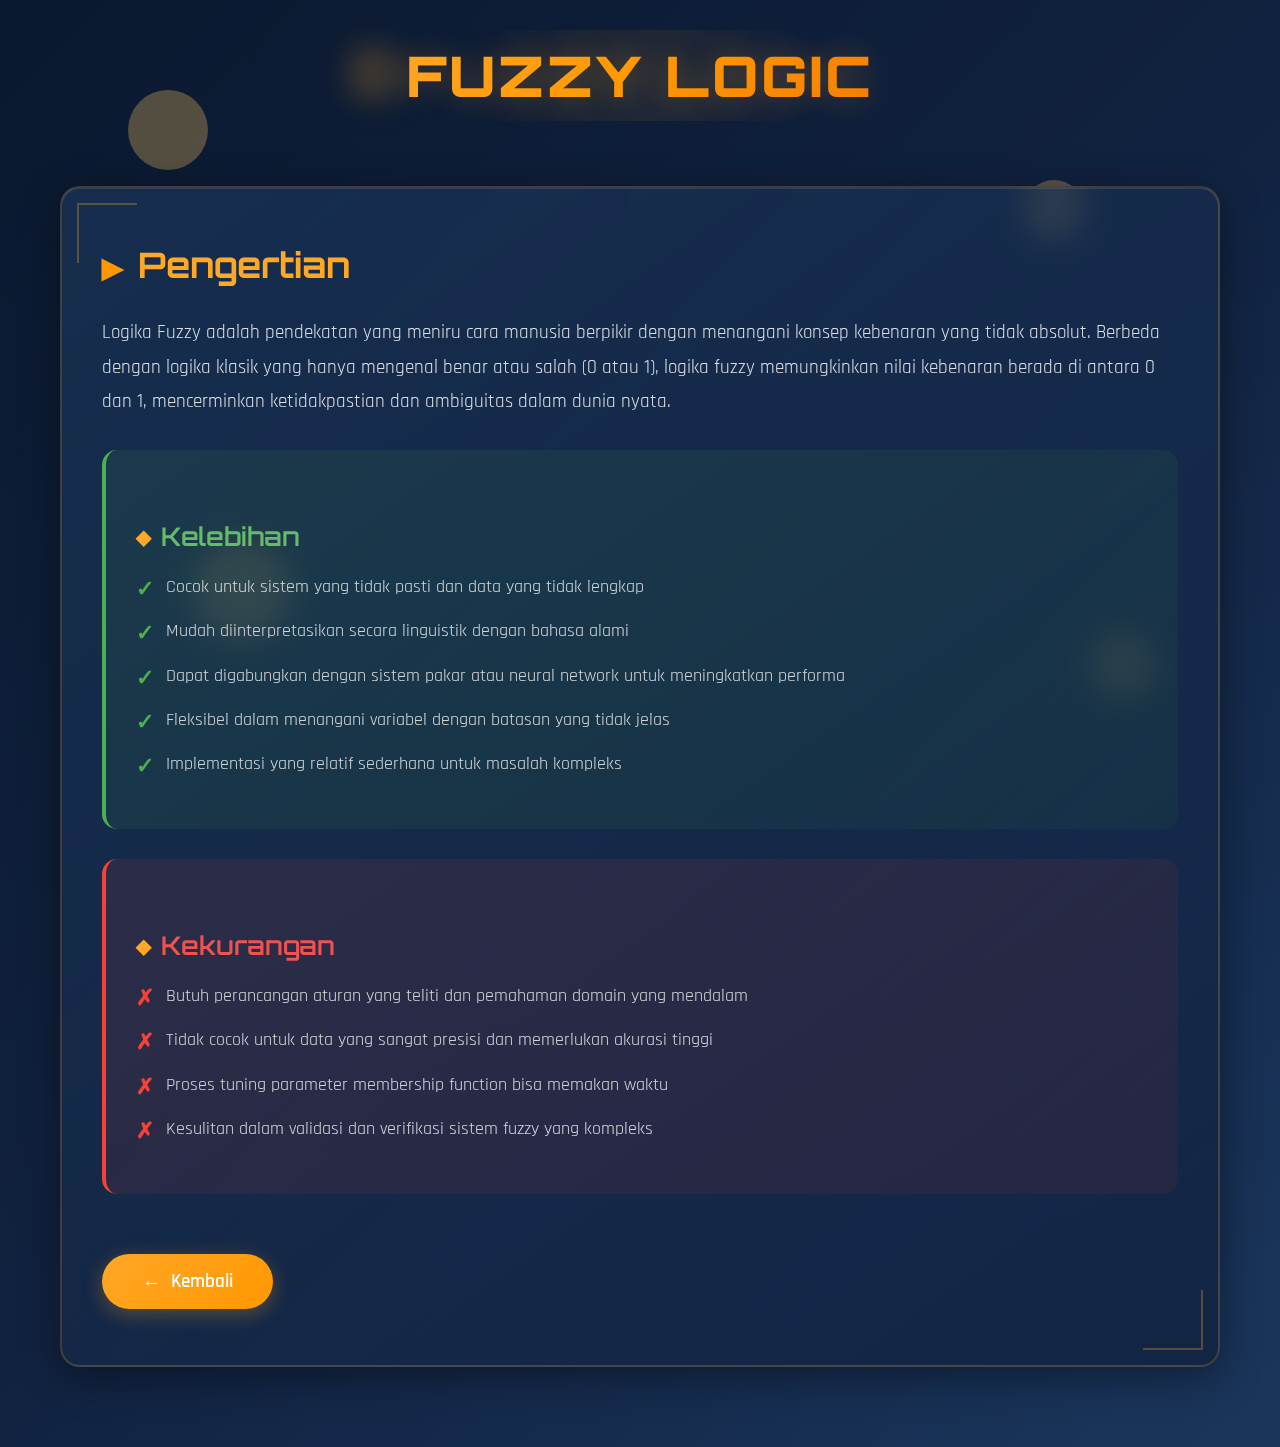
<file: templates/fuzzy.html>
<!DOCTYPE html>
<html lang="id">
<head>
    <meta charset="UTF-8">
    <meta name="viewport" content="width=device-width, initial-scale=1.0">
    <title>Fuzzy Logic - AI Portfolio</title>
    <link rel="preconnect" href="https://fonts.googleapis.com">
    <link rel="preconnect" href="https://fonts.gstatic.com" crossorigin>
    <link href="https://fonts.googleapis.com/css2?family=Orbitron:wght@400;700;900&family=Rajdhani:wght@300;400;600;700&display=swap" rel="stylesheet">
    <style>
        * {
            margin: 0;
            padding: 0;
            box-sizing: border-box;
        }

        body {
            font-family: 'Rajdhani', sans-serif;
            background: linear-gradient(135deg, #0a192f 0%, #112240 50%, #1a365d 100%);
            min-height: 100vh;
            overflow-x: hidden;
            position: relative;
            color: white;
        }

        .particles {
            position: fixed;
            top: 0;
            left: 0;
            width: 100%;
            height: 100%;
            z-index: 0;
            pointer-events: none;
        }

        .particle {
            position: absolute;
            background: rgba(255, 200, 100, 0.3);
            border-radius: 50%;
            animation: float 15s infinite ease-in-out;
        }

        .particle:nth-child(1) { width: 80px; height: 80px; top: 10%; left: 10%; animation-delay: 0s; }
        .particle:nth-child(2) { width: 60px; height: 60px; top: 20%; left: 80%; animation-delay: 2s; }
        .particle:nth-child(3) { width: 100px; height: 100px; top: 60%; left: 15%; animation-delay: 4s; }
        .particle:nth-child(4) { width: 70px; height: 70px; top: 70%; left: 85%; animation-delay: 6s; }

        @keyframes float {
            0%, 100% { transform: translateY(0) rotate(0deg); opacity: 0.3; }
            50% { transform: translateY(-30px) rotate(180deg); opacity: 0.6; }
        }

        .circuit-lines {
            position: fixed;
            top: 0;
            left: 0;
            width: 100%;
            height: 100%;
            z-index: 0;
            opacity: 0.05;
            pointer-events: none;
        }

        .circuit-lines svg {
            width: 100%;
            height: 100%;
        }

        .main-wrapper {
            position: relative;
            z-index: 1;
            max-width: 1200px;
            margin: 0 auto;
            padding: 40px 20px;
        }

        header {
            text-align: center;
            margin-bottom: 60px;
            animation: fadeInDown 1s ease;
        }

        header h1 {
            font-family: 'Orbitron', sans-serif;
            font-size: 3.5em;
            font-weight: 900;
            background: linear-gradient(135deg, #ffa726 0%, #ff9800 50%, #f57c00 100%);
            -webkit-background-clip: text;
            -webkit-text-fill-color: transparent;
            background-clip: text;
            margin-bottom: 15px;
            text-shadow: 0 0 30px rgba(255, 167, 38, 0.3);
            letter-spacing: 3px;
            position: relative;
            display: inline-block;
        }

        header h1::before {
            content: '🧮';
            position: absolute;
            left: -60px;
            font-size: 0.8em;
            filter: drop-shadow(0 5px 10px rgba(255, 167, 38, 0.5));
        }

        header h1::after {
            content: '';
            position: absolute;
            top: -10px;
            left: -10px;
            right: -10px;
            bottom: -10px;
            background: radial-gradient(circle, rgba(255, 167, 38, 0.1) 0%, transparent 70%);
            z-index: -1;
            animation: pulse 3s infinite;
        }

        @keyframes pulse {
            0%, 100% { transform: scale(1); opacity: 0.5; }
            50% { transform: scale(1.1); opacity: 0.8; }
        }

        .content-card {
            background: linear-gradient(145deg, rgba(30, 58, 95, 0.6) 0%, rgba(17, 34, 64, 0.8) 100%);
            backdrop-filter: blur(15px);
            border: 2px solid rgba(255, 167, 38, 0.2);
            border-radius: 20px;
            padding: 50px 40px;
            margin-bottom: 40px;
            box-shadow: 
                0 10px 40px rgba(0, 0, 0, 0.4),
                inset 0 1px 0 rgba(255, 255, 255, 0.1);
            position: relative;
            overflow: hidden;
            animation: fadeInUp 0.8s ease;
        }

        .content-card::before {
            content: '';
            position: absolute;
            top: 0;
            left: -100%;
            width: 100%;
            height: 100%;
            background: linear-gradient(90deg, transparent, rgba(255, 167, 38, 0.1), transparent);
            animation: shimmer 3s infinite;
        }

        @keyframes shimmer {
            0% { left: -100%; }
            100% { left: 100%; }
        }

        h2 {
            font-family: 'Orbitron', sans-serif;
            font-size: 2.2em;
            color: #ffa726;
            margin-bottom: 25px;
            font-weight: 700;
            display: flex;
            align-items: center;
            gap: 15px;
        }

        h2::before {
            content: '▸';
            color: #ff9800;
            font-size: 1.2em;
        }

        h3 {
            font-family: 'Orbitron', sans-serif;
            font-size: 1.6em;
            color: #ffb74d;
            margin-top: 40px;
            margin-bottom: 20px;
            font-weight: 600;
            display: flex;
            align-items: center;
            gap: 10px;
        }

        h3::before {
            content: '◆';
            color: #ffa726;
            font-size: 0.8em;
        }

        p {
            font-size: 1.2em;
            line-height: 1.8;
            color: rgba(255, 255, 255, 0.85);
            margin-bottom: 20px;
            font-weight: 400;
        }

        ul {
            list-style: none;
            margin: 20px 0;
        }

        ul li {
            font-size: 1.15em;
            color: rgba(255, 255, 255, 0.8);
            margin-bottom: 15px;
            padding-left: 30px;
            position: relative;
            line-height: 1.6;
        }

        ul li::before {
            content: '✓';
            position: absolute;
            left: 0;
            color: #ffa726;
            font-weight: bold;
            font-size: 1.2em;
        }

        .advantages-section {
            background: linear-gradient(145deg, rgba(76, 175, 80, 0.1) 0%, rgba(46, 125, 50, 0.1) 100%);
            border-left: 4px solid #4caf50;
            padding: 30px;
            border-radius: 15px;
            margin: 30px 0;
        }

        .disadvantages-section {
            background: linear-gradient(145deg, rgba(244, 67, 54, 0.1) 0%, rgba(198, 40, 40, 0.1) 100%);
            border-left: 4px solid #f44336;
            padding: 30px;
            border-radius: 15px;
            margin: 30px 0;
        }

        .advantages-section h3 {
            color: #66bb6a;
        }

        .disadvantages-section h3 {
            color: #ef5350;
        }

        .advantages-section ul li::before {
            content: '✓';
            color: #4caf50;
        }

        .disadvantages-section ul li::before {
            content: '✗';
            color: #f44336;
        }

        .back-button {
            display: inline-block;
            background: linear-gradient(135deg, #ffa726 0%, #ff9800 100%);
            color: white;
            padding: 15px 40px;
            border-radius: 30px;
            text-decoration: none;
            font-size: 1.2em;
            font-weight: 600;
            transition: all 0.3s ease;
            box-shadow: 0 5px 20px rgba(255, 167, 38, 0.3);
            position: relative;
            overflow: hidden;
            margin-top: 30px;
        }

        .back-button::before {
            content: '← ';
            margin-right: 5px;
        }

        .back-button:hover {
            transform: translateY(-3px) scale(1.05);
            box-shadow: 0 8px 30px rgba(255, 167, 38, 0.5);
        }

        .deco-corner {
            position: absolute;
            width: 60px;
            height: 60px;
            border: 2px solid rgba(255, 167, 38, 0.3);
        }

        .deco-corner.top-left {
            top: 15px;
            left: 15px;
            border-right: none;
            border-bottom: none;
        }

        .deco-corner.bottom-right {
            bottom: 15px;
            right: 15px;
            border-left: none;
            border-top: none;
        }

        @keyframes fadeInDown {
            from {
                opacity: 0;
                transform: translateY(-30px);
            }
            to {
                opacity: 1;
                transform: translateY(0);
            }
        }

        @keyframes fadeInUp {
            from {
                opacity: 0;
                transform: translateY(30px);
            }
            to {
                opacity: 1;
                transform: translateY(0);
            }
        }

        @media (max-width: 768px) {
            header h1 {
                font-size: 2.5em;
            }

            h2 {
                font-size: 1.8em;
            }

            .content-card {
                padding: 30px 20px;
            }
        }
    </style>
</head>
<body>
    <div class="particles">
        <div class="particle"></div>
        <div class="particle"></div>
        <div class="particle"></div>
        <div class="particle"></div>
    </div>

    <div class="circuit-lines">
        <svg viewBox="0 0 1000 1000" preserveAspectRatio="xMidYMid slice">
            <line x1="0" y1="100" x2="1000" y2="100" stroke="rgba(255, 167, 38, 0.1)" stroke-width="2"/>
            <line x1="0" y1="300" x2="1000" y2="300" stroke="rgba(255, 167, 38, 0.1)" stroke-width="2"/>
            <line x1="0" y1="500" x2="1000" y2="500" stroke="rgba(255, 167, 38, 0.1)" stroke-width="2"/>
            <line x1="200" y1="0" x2="200" y2="1000" stroke="rgba(255, 167, 38, 0.1)" stroke-width="2"/>
            <line x1="500" y1="0" x2="500" y2="1000" stroke="rgba(255, 167, 38, 0.1)" stroke-width="2"/>
            <line x1="800" y1="0" x2="800" y2="1000" stroke="rgba(255, 167, 38, 0.1)" stroke-width="2"/>
            <circle cx="200" cy="100" r="5" fill="rgba(255, 167, 38, 0.3)"/>
            <circle cx="500" cy="300" r="5" fill="rgba(255, 167, 38, 0.3)"/>
            <circle cx="800" cy="500" r="5" fill="rgba(255, 167, 38, 0.3)"/>
        </svg>
    </div>

    <div class="main-wrapper">
        <header>
            <h1>FUZZY LOGIC</h1>
        </header>

        <div class="content-card">
            <div class="deco-corner top-left"></div>
            <div class="deco-corner bottom-right"></div>
            
            <h2>Pengertian</h2>
            <p>Logika Fuzzy adalah pendekatan yang meniru cara manusia berpikir dengan menangani konsep kebenaran yang tidak absolut. Berbeda dengan logika klasik yang hanya mengenal benar atau salah (0 atau 1), logika fuzzy memungkinkan nilai kebenaran berada di antara 0 dan 1, mencerminkan ketidakpastian dan ambiguitas dalam dunia nyata.</p>

            <div class="advantages-section">
                <h3>Kelebihan</h3>
                <ul>
                    <li>Cocok untuk sistem yang tidak pasti dan data yang tidak lengkap</li>
                    <li>Mudah diinterpretasikan secara linguistik dengan bahasa alami</li>
                    <li>Dapat digabungkan dengan sistem pakar atau neural network untuk meningkatkan performa</li>
                    <li>Fleksibel dalam menangani variabel dengan batasan yang tidak jelas</li>
                    <li>Implementasi yang relatif sederhana untuk masalah kompleks</li>
                </ul>
            </div>

            <div class="disadvantages-section">
                <h3>Kekurangan</h3>
                <ul>
                    <li>Butuh perancangan aturan yang teliti dan pemahaman domain yang mendalam</li>
                    <li>Tidak cocok untuk data yang sangat presisi dan memerlukan akurasi tinggi</li>
                    <li>Proses tuning parameter membership function bisa memakan waktu</li>
                    <li>Kesulitan dalam validasi dan verifikasi sistem fuzzy yang kompleks</li>
                </ul>
            </div>

            <a href="{{ url_for('tugas1') }}" class="back-button">Kembali</a>
        </div>
    </div>
</body>
</html>
</file>
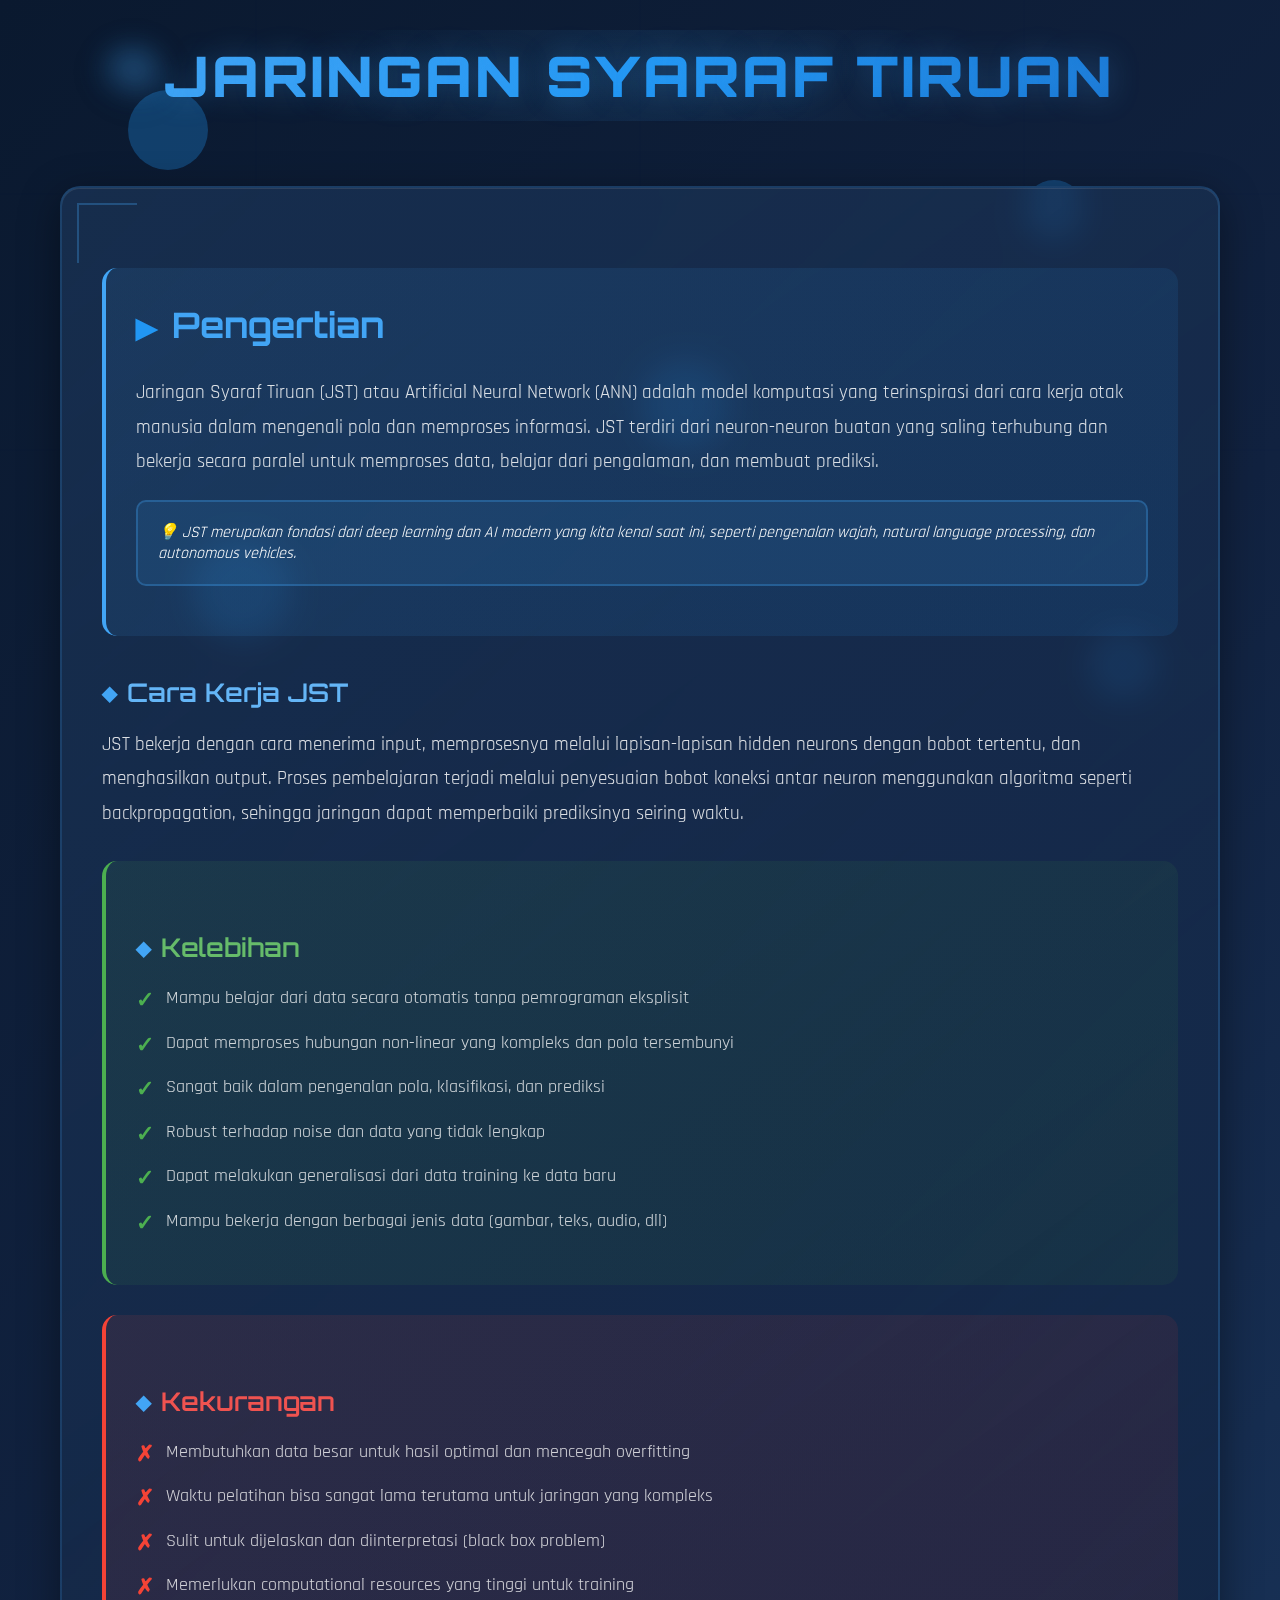
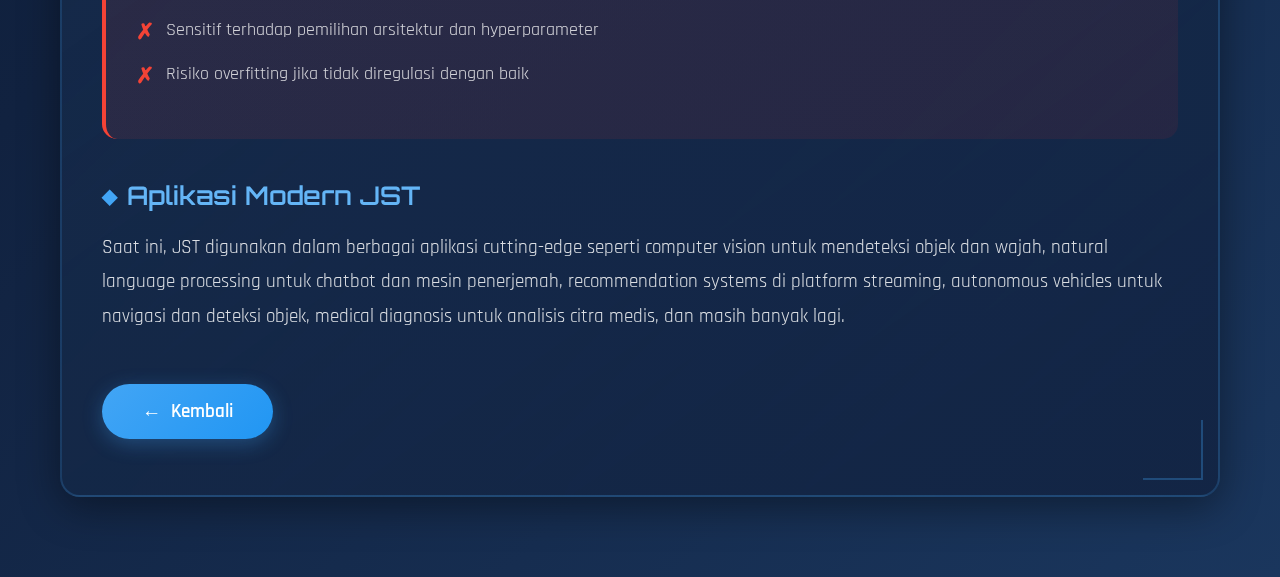
<file: templates/jst.html>
<!DOCTYPE html>
<html lang="id">
<head>
    <meta charset="UTF-8">
    <meta name="viewport" content="width=device-width, initial-scale=1.0">
    <title>Jaringan Syaraf Tiruan - AI Portfolio</title>
    <link rel="preconnect" href="https://fonts.googleapis.com">
    <link rel="preconnect" href="https://fonts.gstatic.com" crossorigin>
    <link href="https://fonts.googleapis.com/css2?family=Orbitron:wght@400;700;900&family=Rajdhani:wght@300;400;600;700&display=swap" rel="stylesheet">
    <style>
        * {
            margin: 0;
            padding: 0;
            box-sizing: border-box;
        }

        body {
            font-family: 'Rajdhani', sans-serif;
            background: linear-gradient(135deg, #0a192f 0%, #112240 50%, #1a365d 100%);
            min-height: 100vh;
            overflow-x: hidden;
            position: relative;
            color: white;
        }

        .particles {
            position: fixed;
            top: 0;
            left: 0;
            width: 100%;
            height: 100%;
            z-index: 0;
            pointer-events: none;
        }

        .particle {
            position: absolute;
            background: rgba(33, 150, 243, 0.3);
            border-radius: 50%;
            animation: float 15s infinite ease-in-out;
        }

        .particle:nth-child(1) { width: 80px; height: 80px; top: 10%; left: 10%; animation-delay: 0s; }
        .particle:nth-child(2) { width: 60px; height: 60px; top: 20%; left: 80%; animation-delay: 2s; }
        .particle:nth-child(3) { width: 100px; height: 100px; top: 60%; left: 15%; animation-delay: 4s; }
        .particle:nth-child(4) { width: 70px; height: 70px; top: 70%; left: 85%; animation-delay: 6s; }
        .particle:nth-child(5) { width: 90px; height: 90px; top: 40%; left: 50%; animation-delay: 3s; }

        @keyframes float {
            0%, 100% { transform: translateY(0) rotate(0deg); opacity: 0.3; }
            50% { transform: translateY(-30px) rotate(180deg); opacity: 0.6; }
        }

        .circuit-lines {
            position: fixed;
            top: 0;
            left: 0;
            width: 100%;
            height: 100%;
            z-index: 0;
            opacity: 0.05;
            pointer-events: none;
        }

        .circuit-lines svg {
            width: 100%;
            height: 100%;
        }

        .main-wrapper {
            position: relative;
            z-index: 1;
            max-width: 1200px;
            margin: 0 auto;
            padding: 40px 20px;
        }

        header {
            text-align: center;
            margin-bottom: 60px;
            animation: fadeInDown 1s ease;
        }

        header h1 {
            font-family: 'Orbitron', sans-serif;
            font-size: 3.5em;
            font-weight: 900;
            background: linear-gradient(135deg, #42a5f5 0%, #2196f3 50%, #1976d2 100%);
            -webkit-background-clip: text;
            -webkit-text-fill-color: transparent;
            background-clip: text;
            margin-bottom: 15px;
            text-shadow: 0 0 30px rgba(66, 165, 245, 0.3);
            letter-spacing: 3px;
            position: relative;
            display: inline-block;
        }

        header h1::before {
            content: '🧠';
            position: absolute;
            left: -60px;
            font-size: 0.8em;
            filter: drop-shadow(0 5px 10px rgba(66, 165, 245, 0.5));
        }

        header h1::after {
            content: '';
            position: absolute;
            top: -10px;
            left: -10px;
            right: -10px;
            bottom: -10px;
            background: radial-gradient(circle, rgba(66, 165, 245, 0.1) 0%, transparent 70%);
            z-index: -1;
            animation: pulse 3s infinite;
        }

        @keyframes pulse {
            0%, 100% { transform: scale(1); opacity: 0.5; }
            50% { transform: scale(1.1); opacity: 0.8; }
        }

        .content-card {
            background: linear-gradient(145deg, rgba(30, 58, 95, 0.6) 0%, rgba(17, 34, 64, 0.8) 100%);
            backdrop-filter: blur(15px);
            border: 2px solid rgba(66, 165, 245, 0.2);
            border-radius: 20px;
            padding: 50px 40px;
            margin-bottom: 40px;
            box-shadow: 
                0 10px 40px rgba(0, 0, 0, 0.4),
                inset 0 1px 0 rgba(255, 255, 255, 0.1);
            position: relative;
            overflow: hidden;
            animation: fadeInUp 0.8s ease;
        }

        .content-card::before {
            content: '';
            position: absolute;
            top: 0;
            left: -100%;
            width: 100%;
            height: 100%;
            background: linear-gradient(90deg, transparent, rgba(66, 165, 245, 0.1), transparent);
            animation: shimmer 3s infinite;
        }

        @keyframes shimmer {
            0% { left: -100%; }
            100% { left: 100%; }
        }

        h2 {
            font-family: 'Orbitron', sans-serif;
            font-size: 2.2em;
            color: #42a5f5;
            margin-bottom: 25px;
            font-weight: 700;
            display: flex;
            align-items: center;
            gap: 15px;
        }

        h2::before {
            content: '▸';
            color: #2196f3;
            font-size: 1.2em;
        }

        h3 {
            font-family: 'Orbitron', sans-serif;
            font-size: 1.6em;
            color: #64b5f6;
            margin-top: 40px;
            margin-bottom: 20px;
            font-weight: 600;
            display: flex;
            align-items: center;
            gap: 10px;
        }

        h3::before {
            content: '◆';
            color: #42a5f5;
            font-size: 0.8em;
        }

        p {
            font-size: 1.2em;
            line-height: 1.8;
            color: rgba(255, 255, 255, 0.85);
            margin-bottom: 20px;
            font-weight: 400;
        }

        ul {
            list-style: none;
            margin: 20px 0;
        }

        ul li {
            font-size: 1.15em;
            color: rgba(255, 255, 255, 0.8);
            margin-bottom: 15px;
            padding-left: 30px;
            position: relative;
            line-height: 1.6;
        }

        ul li::before {
            content: '●';
            position: absolute;
            left: 0;
            color: #42a5f5;
            font-weight: bold;
            font-size: 1.2em;
        }

        .intro-section {
            background: linear-gradient(145deg, rgba(66, 165, 245, 0.1) 0%, rgba(33, 150, 243, 0.1) 100%);
            border-left: 4px solid #42a5f5;
            padding: 30px;
            border-radius: 15px;
            margin: 30px 0;
        }

        .advantages-section {
            background: linear-gradient(145deg, rgba(76, 175, 80, 0.1) 0%, rgba(46, 125, 50, 0.1) 100%);
            border-left: 4px solid #4caf50;
            padding: 30px;
            border-radius: 15px;
            margin: 30px 0;
        }

        .disadvantages-section {
            background: linear-gradient(145deg, rgba(244, 67, 54, 0.1) 0%, rgba(198, 40, 40, 0.1) 100%);
            border-left: 4px solid #f44336;
            padding: 30px;
            border-radius: 15px;
            margin: 30px 0;
        }

        .advantages-section h3 {
            color: #66bb6a;
        }

        .disadvantages-section h3 {
            color: #ef5350;
        }

        .advantages-section ul li::before {
            content: '✓';
            color: #4caf50;
        }

        .disadvantages-section ul li::before {
            content: '✗';
            color: #f44336;
        }

        .neural-network-viz {
            text-align: center;
            margin: 40px 0;
            padding: 30px;
            background: rgba(66, 165, 245, 0.05);
            border-radius: 15px;
            border: 1px solid rgba(66, 165, 245, 0.2);
        }

        .neural-network-viz svg {
            max-width: 100%;
            height: auto;
        }

        .back-button {
            display: inline-block;
            background: linear-gradient(135deg, #42a5f5 0%, #2196f3 100%);
            color: white;
            padding: 15px 40px;
            border-radius: 30px;
            text-decoration: none;
            font-size: 1.2em;
            font-weight: 600;
            transition: all 0.3s ease;
            box-shadow: 0 5px 20px rgba(66, 165, 245, 0.3);
            position: relative;
            overflow: hidden;
            margin-top: 30px;
        }

        .back-button::before {
            content: '← ';
            margin-right: 5px;
        }

        .back-button:hover {
            transform: translateY(-3px) scale(1.05);
            box-shadow: 0 8px 30px rgba(66, 165, 245, 0.5);
        }

        .deco-corner {
            position: absolute;
            width: 60px;
            height: 60px;
            border: 2px solid rgba(66, 165, 245, 0.3);
        }

        .deco-corner.top-left {
            top: 15px;
            left: 15px;
            border-right: none;
            border-bottom: none;
        }

        .deco-corner.bottom-right {
            bottom: 15px;
            right: 15px;
            border-left: none;
            border-top: none;
        }

        .highlight-box {
            background: rgba(66, 165, 245, 0.1);
            border: 2px solid rgba(66, 165, 245, 0.3);
            border-radius: 10px;
            padding: 20px;
            margin: 20px 0;
            font-style: italic;
        }

        @keyframes fadeInDown {
            from {
                opacity: 0;
                transform: translateY(-30px);
            }
            to {
                opacity: 1;
                transform: translateY(0);
            }
        }

        @keyframes fadeInUp {
            from {
                opacity: 0;
                transform: translateY(30px);
            }
            to {
                opacity: 1;
                transform: translateY(0);
            }
        }

        @media (max-width: 768px) {
            header h1 {
                font-size: 2.5em;
            }

            h2 {
                font-size: 1.8em;
            }

            .content-card {
                padding: 30px 20px;
            }
        }
    </style>
</head>
<body>
    <div class="particles">
        <div class="particle"></div>
        <div class="particle"></div>
        <div class="particle"></div>
        <div class="particle"></div>
        <div class="particle"></div>
    </div>

    <div class="circuit-lines">
        <svg viewBox="0 0 1000 1000" preserveAspectRatio="xMidYMid slice">
            <line x1="0" y1="100" x2="1000" y2="100" stroke="rgba(66, 165, 245, 0.1)" stroke-width="2"/>
            <line x1="0" y1="300" x2="1000" y2="300" stroke="rgba(66, 165, 245, 0.1)" stroke-width="2"/>
            <line x1="0" y1="500" x2="1000" y2="500" stroke="rgba(66, 165, 245, 0.1)" stroke-width="2"/>
            <line x1="200" y1="0" x2="200" y2="1000" stroke="rgba(66, 165, 245, 0.1)" stroke-width="2"/>
            <line x1="500" y1="0" x2="500" y2="1000" stroke="rgba(66, 165, 245, 0.1)" stroke-width="2"/>
            <line x1="800" y1="0" x2="800" y2="1000" stroke="rgba(66, 165, 245, 0.1)" stroke-width="2"/>
            <circle cx="200" cy="100" r="5" fill="rgba(66, 165, 245, 0.3)"/>
            <circle cx="500" cy="300" r="5" fill="rgba(66, 165, 245, 0.3)"/>
            <circle cx="800" cy="500" r="5" fill="rgba(66, 165, 245, 0.3)"/>
        </svg>
    </div>

    <div class="main-wrapper">
        <header>
            <h1>JARINGAN SYARAF TIRUAN</h1>
        </header>

        <div class="content-card">
            <div class="deco-corner top-left"></div>
            <div class="deco-corner bottom-right"></div>
            
            <div class="intro-section">
                <h2 style="margin-top: 0;">Pengertian</h2>
                <p>
                    Jaringan Syaraf Tiruan (JST) atau Artificial Neural Network (ANN) adalah model komputasi yang terinspirasi dari cara kerja otak manusia dalam mengenali pola dan memproses informasi. JST terdiri dari neuron-neuron buatan yang saling terhubung dan bekerja secara paralel untuk memproses data, belajar dari pengalaman, dan membuat prediksi.
                </p>
                <div class="highlight-box">
                    💡 JST merupakan fondasi dari deep learning dan AI modern yang kita kenal saat ini, seperti pengenalan wajah, natural language processing, dan autonomous vehicles.
                </div>
            </div>

            <h3>Cara Kerja JST</h3>
            <p>
                JST bekerja dengan cara menerima input, memprosesnya melalui lapisan-lapisan hidden neurons dengan bobot tertentu, dan menghasilkan output. Proses pembelajaran terjadi melalui penyesuaian bobot koneksi antar neuron menggunakan algoritma seperti backpropagation, sehingga jaringan dapat memperbaiki prediksinya seiring waktu.
            </p>

            <div class="advantages-section">
                <h3>Kelebihan</h3>
                <ul>
                    <li>Mampu belajar dari data secara otomatis tanpa pemrograman eksplisit</li>
                    <li>Dapat memproses hubungan non-linear yang kompleks dan pola tersembunyi</li>
                    <li>Sangat baik dalam pengenalan pola, klasifikasi, dan prediksi</li>
                    <li>Robust terhadap noise dan data yang tidak lengkap</li>
                    <li>Dapat melakukan generalisasi dari data training ke data baru</li>
                    <li>Mampu bekerja dengan berbagai jenis data (gambar, teks, audio, dll)</li>
                </ul>
            </div>

            <div class="disadvantages-section">
                <h3>Kekurangan</h3>
                <ul>
                    <li>Membutuhkan data besar untuk hasil optimal dan mencegah overfitting</li>
                    <li>Waktu pelatihan bisa sangat lama terutama untuk jaringan yang kompleks</li>
                    <li>Sulit untuk dijelaskan dan diinterpretasi (black box problem)</li>
                    <li>Memerlukan computational resources yang tinggi untuk training</li>
                    <li>Sensitif terhadap pemilihan arsitektur dan hyperparameter</li>
                    <li>Risiko overfitting jika tidak diregulasi dengan baik</li>
                </ul>
            </div>

            <h3>Aplikasi Modern JST</h3>
            <p>
                Saat ini, JST digunakan dalam berbagai aplikasi cutting-edge seperti computer vision untuk mendeteksi objek dan wajah, natural language processing untuk chatbot dan mesin penerjemah, recommendation systems di platform streaming, autonomous vehicles untuk navigasi dan deteksi objek, medical diagnosis untuk analisis citra medis, dan masih banyak lagi.
            </p>

            <a href="{{ url_for('tugas1') }}" class="back-button">Kembali</a>
        </div>
    </div>
</body>
</html>
</file>
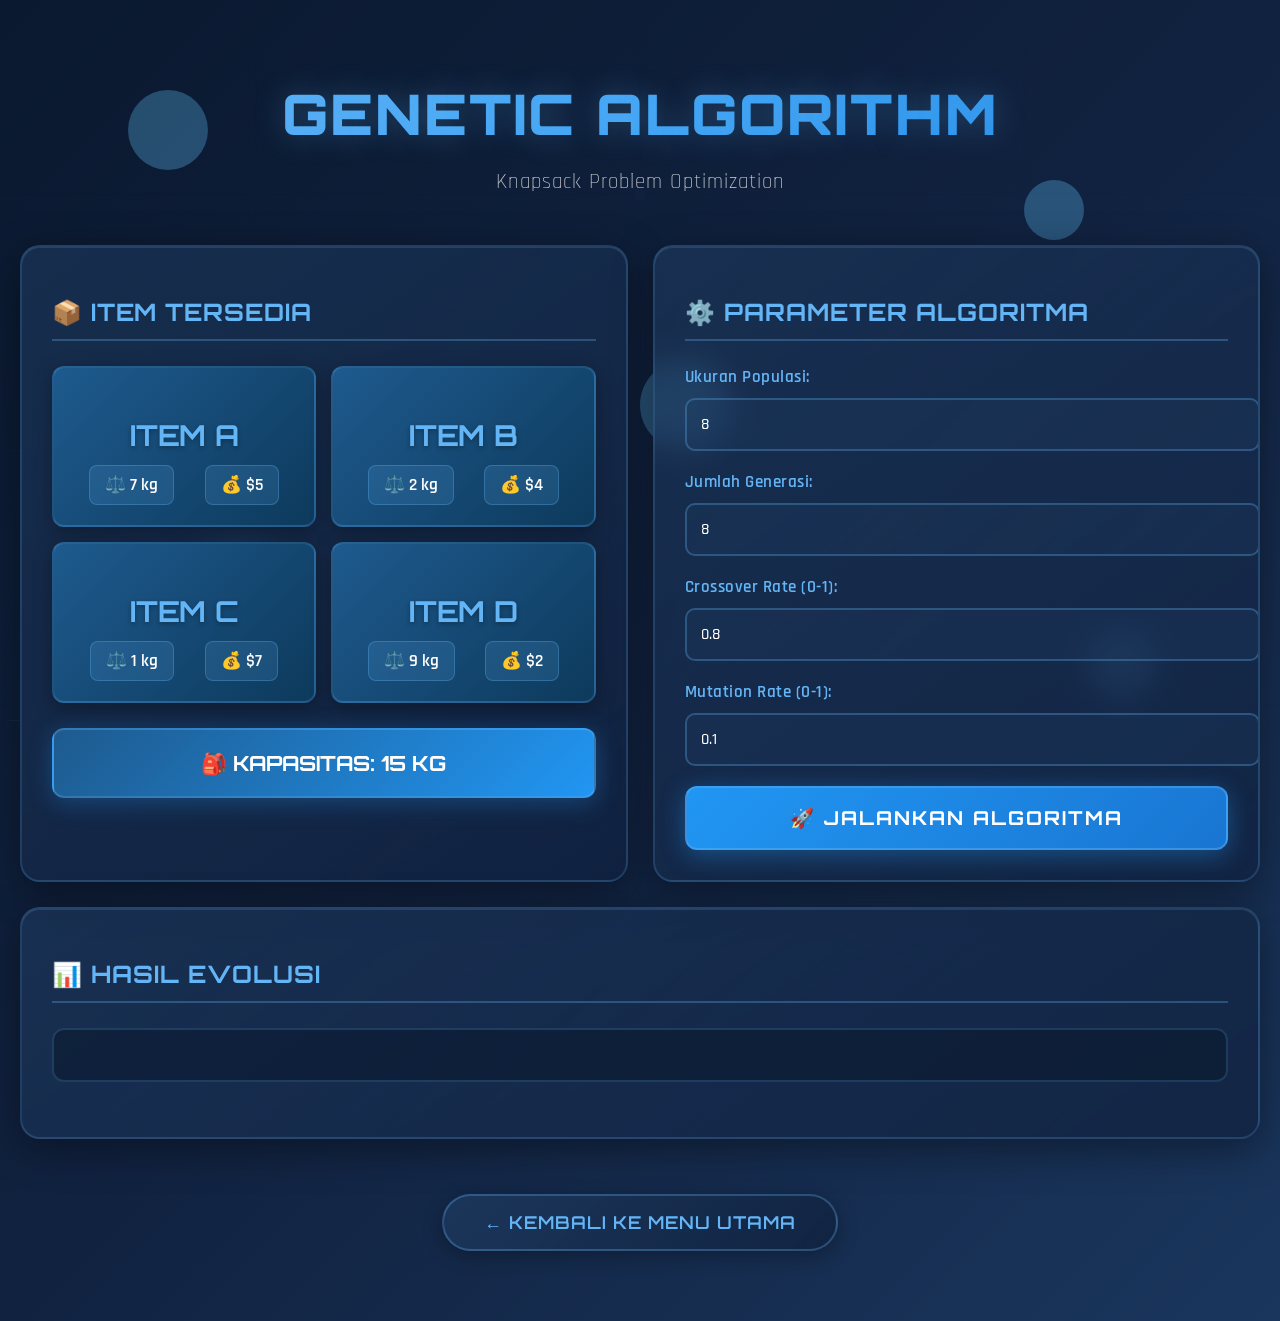
<file: templates/tugas2.html>
<!DOCTYPE html>
<html lang="id">
<head>
    <meta charset="UTF-8">
    <meta name="viewport" content="width=device-width, initial-scale=1.0">
    <title>Tugas 2 - Genetic Algorithm Knapsack</title>
    <link rel="preconnect" href="https://fonts.googleapis.com">
    <link rel="preconnect" href="https://fonts.gstatic.com" crossorigin>
    <link href="https://fonts.googleapis.com/css2?family=Orbitron:wght@400;700;900&family=Rajdhani:wght@300;400;600;700&display=swap" rel="stylesheet">
    <style>
        body {
            font-family: 'Rajdhani', sans-serif;
            margin: 0;
            padding: 0;
            background: linear-gradient(135deg, #0a192f 0%, #112240 50%, #1a365d 100%);
            min-height: 100vh;
            overflow-x: hidden;
        }

        .particles {
            position: fixed;
            top: 0;
            left: 0;
            width: 100%;
            height: 100%;
            z-index: 0;
            pointer-events: none;
        }

        .particle {
            position: absolute;
            background: rgba(100, 200, 255, 0.3);
            border-radius: 50%;
            animation: float 15s infinite ease-in-out;
        }

        .particle:nth-child(1) { width: 80px; height: 80px; top: 10%; left: 10%; animation-delay: 0s; }
        .particle:nth-child(2) { width: 60px; height: 60px; top: 20%; left: 80%; animation-delay: 2s; }
        .particle:nth-child(3) { width: 100px; height: 100px; top: 60%; left: 15%; animation-delay: 4s; }
        .particle:nth-child(4) { width: 70px; height: 70px; top: 70%; left: 85%; animation-delay: 6s; }
        .particle:nth-child(5) { width: 90px; height: 90px; top: 40%; left: 50%; animation-delay: 3s; }

        @keyframes float {
            0%, 100% { transform: translateY(0) rotate(0deg); opacity: 0.3; }
            50% { transform: translateY(-30px) rotate(180deg); opacity: 0.6; }
        }

        .circuit-lines {
            position: fixed;
            top: 0;
            left: 0;
            width: 100%;
            height: 100%;
            z-index: 0;
            opacity: 0.05;
            pointer-events: none;
        }

        .circuit-lines svg {
            width: 100%;
            height: 100%;
        }

        .glow-line {
            position: fixed;
            height: 1px;
            background: linear-gradient(90deg, transparent, rgba(100, 181, 246, 0.5), transparent);
            z-index: 0;
            animation: slideRight 8s infinite;
        }

        .glow-line:nth-child(1) { top: 20%; width: 300px; animation-delay: 0s; }
        .glow-line:nth-child(2) { top: 50%; width: 400px; animation-delay: 3s; }
        .glow-line:nth-child(3) { top: 80%; width: 250px; animation-delay: 6s; }

        @keyframes slideRight {
            0% { left: -400px; }
            100% { left: 100%; }
        }

        .knapsack-container {
            position: relative;
            z-index: 1;
            max-width: 1400px;
            margin: 0 auto;
            padding: 40px 20px;
        }

        .knapsack-header {
            text-align: center;
            color: white;
            margin-bottom: 50px;
            animation: fadeInDown 1s ease;
        }

        .knapsack-header h1 {
            font-family: 'Orbitron', sans-serif;
            font-size: 3.5em;
            font-weight: 900;
            background: linear-gradient(135deg, #64b5f6 0%, #42a5f5 50%, #1e88e5 100%);
            -webkit-background-clip: text;
            -webkit-text-fill-color: transparent;
            background-clip: text;
            margin-bottom: 15px;
            text-shadow: 0 0 30px rgba(100, 181, 246, 0.3);
            letter-spacing: 2px;
        }

        .knapsack-header p {
            font-size: 1.3em;
            color: rgba(255, 255, 255, 0.8);
            font-weight: 300;
            letter-spacing: 1px;
        }

        .main-grid {
            display: grid;
            grid-template-columns: 1fr 1fr;
            gap: 25px;
            margin-bottom: 25px;
        }

        .card-knapsack {
            background: linear-gradient(145deg, rgba(30, 58, 95, 0.6) 0%, rgba(17, 34, 64, 0.8) 100%);
            backdrop-filter: blur(15px);
            border: 2px solid rgba(100, 181, 246, 0.2);
            border-radius: 20px;
            padding: 30px;
            box-shadow: 
                0 10px 40px rgba(0, 0, 0, 0.4),
                inset 0 1px 0 rgba(255, 255, 255, 0.1);
            animation: fadeInUp 0.8s ease;
            position: relative;
            overflow: hidden;
        }

        .card-knapsack::before {
            content: '';
            position: absolute;
            top: 0;
            left: -100%;
            width: 100%;
            height: 100%;
            background: linear-gradient(90deg, transparent, rgba(100, 181, 246, 0.1), transparent);
            transition: left 0.5s;
        }

        .card-knapsack:hover::before {
            left: 100%;
        }

        .card-knapsack h2 {
            font-family: 'Orbitron', sans-serif;
            color: #64b5f6;
            margin-bottom: 25px;
            font-size: 1.5em;
            border-bottom: 2px solid rgba(100, 181, 246, 0.3);
            padding-bottom: 12px;
            font-weight: 700;
            letter-spacing: 1px;
        }

        .items-grid {
            display: grid;
            grid-template-columns: repeat(2, 1fr);
            gap: 15px;
            margin-bottom: 25px;
        }

        .item-card {
            background: linear-gradient(135deg, #1e5a8e 0%, #0d3a5c 100%);
            color: white;
            padding: 20px;
            border-radius: 12px;
            text-align: center;
            transition: all 0.3s ease;
            border: 2px solid rgba(100, 181, 246, 0.2);
            box-shadow: 0 5px 20px rgba(0, 0, 0, 0.3);
        }

        .item-card:hover {
            transform: translateY(-5px);
            box-shadow: 0 10px 30px rgba(100, 181, 246, 0.4);
            border-color: rgba(100, 181, 246, 0.5);
        }

        .item-card h3 {
            font-family: 'Orbitron', sans-serif;
            font-size: 1.8em;
            margin-bottom: 12px;
            color: #64b5f6;
            text-shadow: 0 2px 5px rgba(0,0,0,0.3);
        }

        .item-details {
            display: flex;
            justify-content: space-around;
            margin-top: 12px;
        }

        .item-details span {
            background: rgba(100, 181, 246, 0.15);
            padding: 8px 15px;
            border-radius: 8px;
            font-weight: 600;
            border: 1px solid rgba(100, 181, 246, 0.3);
            font-size: 1.05em;
        }

        .capacity-display {
            background: linear-gradient(135deg, #1e5a8e 0%, #2196f3 100%);
            color: white;
            padding: 20px;
            border-radius: 12px;
            text-align: center;
            font-size: 1.3em;
            font-weight: 700;
            border: 2px solid rgba(100, 181, 246, 0.3);
            box-shadow: 0 5px 25px rgba(33, 150, 243, 0.3);
            font-family: 'Orbitron', sans-serif;
        }

        .control-group {
            margin-bottom: 20px;
        }

        .control-group label {
            display: block;
            margin-bottom: 10px;
            color: #64b5f6;
            font-weight: 600;
            font-size: 1.05em;
            letter-spacing: 0.5px;
        }

        .control-group input {
            width: 100%;
            padding: 14px;
            border: 2px solid rgba(100, 181, 246, 0.3);
            border-radius: 10px;
            font-size: 1em;
            background: rgba(30, 58, 95, 0.3);
            color: white;
            transition: all 0.3s ease;
            font-family: 'Rajdhani', sans-serif;
            font-weight: 500;
        }

        .control-group input:focus {
            outline: none;
            border-color: #64b5f6;
            background: rgba(30, 58, 95, 0.5);
            box-shadow: 0 0 20px rgba(100, 181, 246, 0.2);
        }

        .btn {
            width: 100%;
            padding: 18px;
            font-size: 1.2em;
            font-weight: 700;
            border: none;
            border-radius: 12px;
            cursor: pointer;
            transition: all 0.3s ease;
            text-transform: uppercase;
            letter-spacing: 2px;
            font-family: 'Orbitron', sans-serif;
        }

        .btn-primary {
            background: linear-gradient(135deg, #2196f3 0%, #1976d2 100%);
            color: white;
            border: 2px solid rgba(100, 181, 246, 0.4);
            box-shadow: 0 5px 25px rgba(33, 150, 243, 0.4);
        }

        .btn-primary:hover:not(:disabled) {
            transform: translateY(-3px);
            box-shadow: 0 10px 35px rgba(33, 150, 243, 0.6);
            border-color: rgba(100, 181, 246, 0.7);
        }

        .btn-primary:disabled {
            opacity: 0.5;
            cursor: not-allowed;
        }

        .results-section {
            grid-column: 1 / -1;
        }

        .generation-log {
            background: rgba(10, 25, 47, 0.6);
            border: 2px solid rgba(100, 181, 246, 0.2);
            border-radius: 12px;
            padding: 25px;
            max-height: 450px;
            overflow-y: auto;
            margin-bottom: 25px;
            font-family: 'Courier New', monospace;
            font-size: 0.95em;
        }

        .generation-log::-webkit-scrollbar {
            width: 10px;
        }

        .generation-log::-webkit-scrollbar-track {
            background: rgba(30, 58, 95, 0.3);
            border-radius: 5px;
        }

        .generation-log::-webkit-scrollbar-thumb {
            background: rgba(100, 181, 246, 0.5);
            border-radius: 5px;
        }

        .generation-entry {
            background: linear-gradient(135deg, rgba(30, 58, 95, 0.5) 0%, rgba(17, 34, 64, 0.6) 100%);
            padding: 18px;
            margin-bottom: 12px;
            border-radius: 10px;
            border-left: 4px solid #64b5f6;
            border: 1px solid rgba(100, 181, 246, 0.2);
            animation: slideIn 0.3s ease;
            color: white;
            box-shadow: 0 3px 15px rgba(0, 0, 0, 0.3);
        }

        .generation-entry h4 {
            color: #64b5f6;
            margin-bottom: 10px;
            font-weight: 700;
            font-family: 'Orbitron', sans-serif;
            font-size: 1.1em;
        }

        .generation-entry p {
            color: rgba(255, 255, 255, 0.9);
            line-height: 1.6;
        }

        .final-result {
            background: linear-gradient(135deg, #1e5a8e 0%, #2196f3 100%);
            color: white;
            padding: 40px;
            border-radius: 20px;
            text-align: center;
            display: none;
            border: 2px solid rgba(100, 181, 246, 0.4);
            box-shadow: 0 15px 50px rgba(33, 150, 243, 0.5);
        }

        .final-result.show {
            display: block;
            animation: bounceIn 0.8s ease;
        }

        .final-result h3 {
            font-family: 'Orbitron', sans-serif;
            font-size: 2.5em;
            margin-bottom: 30px;
            font-weight: 900;
            letter-spacing: 2px;
        }

        .result-grid {
            display: grid;
            grid-template-columns: repeat(4, 1fr);
            gap: 20px;
            margin-top: 25px;
        }

        .result-item {
            background: rgba(255,255,255,0.15);
            padding: 20px;
            border-radius: 12px;
            border: 2px solid rgba(255, 255, 255, 0.3);
            backdrop-filter: blur(10px);
        }

        .result-item h4 {
            font-size: 0.95em;
            margin-bottom: 8px;
            color: rgba(255, 255, 255, 0.9);
            font-weight: 600;
        }

        .result-item p {
            font-size: 1.8em;
            font-weight: 700;
            color: white;
            font-family: 'Orbitron', sans-serif;
        }

        .loading {
            text-align: center;
            padding: 30px;
            display: none;
            color: white;
        }

        .loading.show {
            display: block;
        }

        .spinner {
            border: 4px solid rgba(100, 181, 246, 0.2);
            border-top: 4px solid #64b5f6;
            border-radius: 50%;
            width: 60px;
            height: 60px;
            animation: spin 1s linear infinite;
            margin: 0 auto 15px;
        }

        @keyframes spin {
            0% { transform: rotate(0deg); }
            100% { transform: rotate(360deg); }
        }

        .error-message {
            background: linear-gradient(135deg, #d32f2f 0%, #f44336 100%);
            color: white;
            padding: 18px;
            border-radius: 10px;
            margin-top: 15px;
            display: none;
            border: 2px solid rgba(255, 255, 255, 0.3);
            font-weight: 600;
        }

        .error-message.show {
            display: block;
            animation: shake 0.5s ease;
        }

        .back-button {
            display: inline-block;
            margin: 30px auto;
            padding: 15px 40px;
            background: linear-gradient(135deg, rgba(30, 58, 95, 0.8) 0%, rgba(17, 34, 64, 0.9) 100%);
            backdrop-filter: blur(10px);
            color: #64b5f6;
            border: 2px solid rgba(100, 181, 246, 0.3);
            border-radius: 50px;
            text-decoration: none;
            font-family: 'Orbitron', sans-serif;
            font-weight: 600;
            font-size: 1.1em;
            transition: all 0.3s ease;
            box-shadow: 0 5px 20px rgba(0, 0, 0, 0.3);
            letter-spacing: 1px;
        }

        .back-button:hover {
            transform: translateY(-3px);
            border-color: rgba(100, 181, 246, 0.6);
            box-shadow: 0 10px 30px rgba(100, 181, 246, 0.3);
            color: white;
        }

        @keyframes fadeInDown {
            from { opacity: 0; transform: translateY(-30px); }
            to { opacity: 1; transform: translateY(0); }
        }

        @keyframes fadeInUp {
            from { opacity: 0; transform: translateY(30px); }
            to { opacity: 1; transform: translateY(0); }
        }

        @keyframes slideIn {
            from { opacity: 0; transform: translateX(-20px); }
            to { opacity: 1; transform: translateX(0); }
        }

        @keyframes bounceIn {
            0% { opacity: 0; transform: scale(0.3); }
            50% { transform: scale(1.05); }
            100% { opacity: 1; transform: scale(1); }
        }

        @keyframes shake {
            0%, 100% { transform: translateX(0); }
            25% { transform: translateX(-10px); }
            75% { transform: translateX(10px); }
        }

        @media (max-width: 768px) {
            .main-grid {
                grid-template-columns: 1fr;
            }

            .items-grid {
                grid-template-columns: 1fr;
            }

            .result-grid {
                grid-template-columns: repeat(2, 1fr);
            }

            .knapsack-header h1 {
                font-size: 2.2em;
            }
        }
    </style>
</head>
<body>
    <!-- Animated Background Elements -->
    <div class="particles">
        <div class="particle"></div>
        <div class="particle"></div>
        <div class="particle"></div>
        <div class="particle"></div>
        <div class="particle"></div>
    </div>

    <div class="glow-line"></div>
    <div class="glow-line"></div>
    <div class="glow-line"></div>

    <!-- Circuit Lines Background -->
    <div class="circuit-lines">
        <svg viewBox="0 0 1000 1000" preserveAspectRatio="xMidYMid slice">
            <line x1="0" y1="100" x2="1000" y2="100" stroke="rgba(100, 181, 246, 0.1)" stroke-width="2"/>
            <line x1="0" y1="300" x2="1000" y2="300" stroke="rgba(100, 181, 246, 0.1)" stroke-width="2"/>
            <line x1="0" y1="500" x2="1000" y2="500" stroke="rgba(100, 181, 246, 0.1)" stroke-width="2"/>
            <line x1="0" y1="700" x2="1000" y2="700" stroke="rgba(100, 181, 246, 0.1)" stroke-width="2"/>
            <line x1="200" y1="0" x2="200" y2="1000" stroke="rgba(100, 181, 246, 0.1)" stroke-width="2"/>
            <line x1="500" y1="0" x2="500" y2="1000" stroke="rgba(100, 181, 246, 0.1)" stroke-width="2"/>
            <line x1="800" y1="0" x2="800" y2="1000" stroke="rgba(100, 181, 246, 0.1)" stroke-width="2"/>
            <circle cx="200" cy="100" r="5" fill="rgba(100, 181, 246, 0.3)"/>
            <circle cx="500" cy="300" r="5" fill="rgba(100, 181, 246, 0.3)"/>
            <circle cx="800" cy="500" r="5" fill="rgba(100, 181, 246, 0.3)"/>
            <circle cx="200" cy="700" r="5" fill="rgba(100, 181, 246, 0.3)"/>
        </svg>
    </div>

    <div class="knapsack-container">
        <div class="knapsack-header">
            <h1>GENETIC ALGORITHM</h1>
            <p>Knapsack Problem Optimization</p>
        </div>

        <div class="main-grid">
            <div class="card-knapsack">
                <h2>📦 ITEM TERSEDIA</h2>
                <div class="items-grid">
                    <div class="item-card">
                        <h3>ITEM A</h3>
                        <div class="item-details">
                            <span>⚖️ 7 kg</span>
                            <span>💰 $5</span>
                        </div>
                    </div>
                    <div class="item-card">
                        <h3>ITEM B</h3>
                        <div class="item-details">
                            <span>⚖️ 2 kg</span>
                            <span>💰 $4</span>
                        </div>
                    </div>
                    <div class="item-card">
                        <h3>ITEM C</h3>
                        <div class="item-details">
                            <span>⚖️ 1 kg</span>
                            <span>💰 $7</span>
                        </div>
                    </div>
                    <div class="item-card">
                        <h3>ITEM D</h3>
                        <div class="item-details">
                            <span>⚖️ 9 kg</span>
                            <span>💰 $2</span>
                        </div>
                    </div>
                </div>
                <div class="capacity-display">
                    🎒 KAPASITAS: 15 KG
                </div>
            </div>

            <div class="card-knapsack">
                <h2>⚙️ PARAMETER ALGORITMA</h2>
                <div class="control-group">
                    <label for="popSize">Ukuran Populasi:</label>
                    <input type="number" id="popSize" value="8" min="2" max="100">
                </div>
                <div class="control-group">
                    <label for="generations">Jumlah Generasi:</label>
                    <input type="number" id="generations" value="8" min="1" max="100">
                </div>
                <div class="control-group">
                    <label for="crossoverRate">Crossover Rate (0-1):</label>
                    <input type="number" id="crossoverRate" value="0.8" min="0" max="1" step="0.1">
                </div>
                <div class="control-group">
                    <label for="mutationRate">Mutation Rate (0-1):</label>
                    <input type="number" id="mutationRate" value="0.1" min="0" max="1" step="0.05">
                </div>
                <button class="btn btn-primary" id="runBtn">🚀 JALANKAN ALGORITMA</button>
                <div class="error-message" id="errorMessage"></div>
            </div>

            <div class="card-knapsack results-section">
                <h2>📊 HASIL EVOLUSI</h2>
                <div class="loading" id="loading">
                    <div class="spinner"></div>
                    <p>Menjalankan algoritma genetika...</p>
                </div>
                <div class="generation-log" id="generationLog"></div>
                <div class="final-result" id="finalResult">
                    <h3>🏆 SOLUSI OPTIMAL</h3>
                    <div class="result-grid">
                        <div class="result-item">
                            <h4>Item Terpilih</h4>
                            <p id="finalItems">-</p>
                        </div>
                        <div class="result-item">
                            <h4>Total Berat</h4>
                            <p id="finalWeight">-</p>
                        </div>
                        <div class="result-item">
                            <h4>Total Nilai</h4>
                            <p id="finalValue">-</p>
                        </div>
                        <div class="result-item">
                            <h4>Fitness</h4>
                            <p id="finalFitness">-</p>
                        </div>
                    </div>
                </div>
            </div>
        </div>

        <div style="text-align: center;">
            <a href="{{ url_for('index') }}" class="back-button">← KEMBALI KE MENU UTAMA</a>
        </div>
    </div>

    <script>
        document.getElementById('runBtn').addEventListener('click', async () => {
            const popSize = parseInt(document.getElementById('popSize').value);
            const generations = parseInt(document.getElementById('generations').value);
            const crossoverRate = parseFloat(document.getElementById('crossoverRate').value);
            const mutationRate = parseFloat(document.getElementById('mutationRate').value);
            
            const runBtn = document.getElementById('runBtn');
            const loading = document.getElementById('loading');
            const generationLog = document.getElementById('generationLog');
            const finalResult = document.getElementById('finalResult');
            const errorMessage = document.getElementById('errorMessage');
            
            runBtn.disabled = true;
            loading.classList.add('show');
            generationLog.innerHTML = '';
            finalResult.classList.remove('show');
            errorMessage.classList.remove('show');
            
            try {
                const response = await fetch('/api/run_ga', {
                    method: 'POST',
                    headers: {
                        'Content-Type': 'application/json',
                    },
                    body: JSON.stringify({
                        pop_size: popSize,
                        generations: generations,
                        crossover_rate: crossoverRate,
                        mutation_rate: mutationRate
                    })
                });
                
                if (!response.ok) {
                    throw new Error('Server error: ' + response.status);
                }
                
                const result = await response.json();
                
                result.log.forEach(entry => {
                    const div = document.createElement('div');
                    div.className = 'generation-entry';
                    div.innerHTML = `
                        <h4>Generasi ${entry.generation}</h4>
                        <p>Kromosom: [${entry.chromosome.join(', ')}]</p>
                        <p>Item: ${entry.items.join(', ') || 'Tidak ada'}</p>
                        <p>Berat: ${entry.weight} kg | Nilai: $${entry.value} | Fitness: ${entry.fitness}</p>
                    `;
                    generationLog.appendChild(div);
                });
                
                document.getElementById('finalItems').textContent = result.final.items.join(', ') || 'Tidak ada';
                document.getElementById('finalWeight').textContent = `${result.final.weight} kg`;
                document.getElementById('finalValue').textContent = `$${result.final.value}`;
                document.getElementById('finalFitness').textContent = result.final.fitness;
                
                loading.classList.remove('show');
                finalResult.classList.add('show');
                
                finalResult.scrollIntoView({behavior: 'smooth'});
                
            } catch (error) {
                console.error('Error:', error);
                loading.classList.remove('show');
                errorMessage.textContent = '❌ Gagal menjalankan algoritma: ' + error.message;
                errorMessage.classList.add('show');
            } finally {
                runBtn.disabled = false;
            }
        });
    </script>
</body>
</html>
</file>
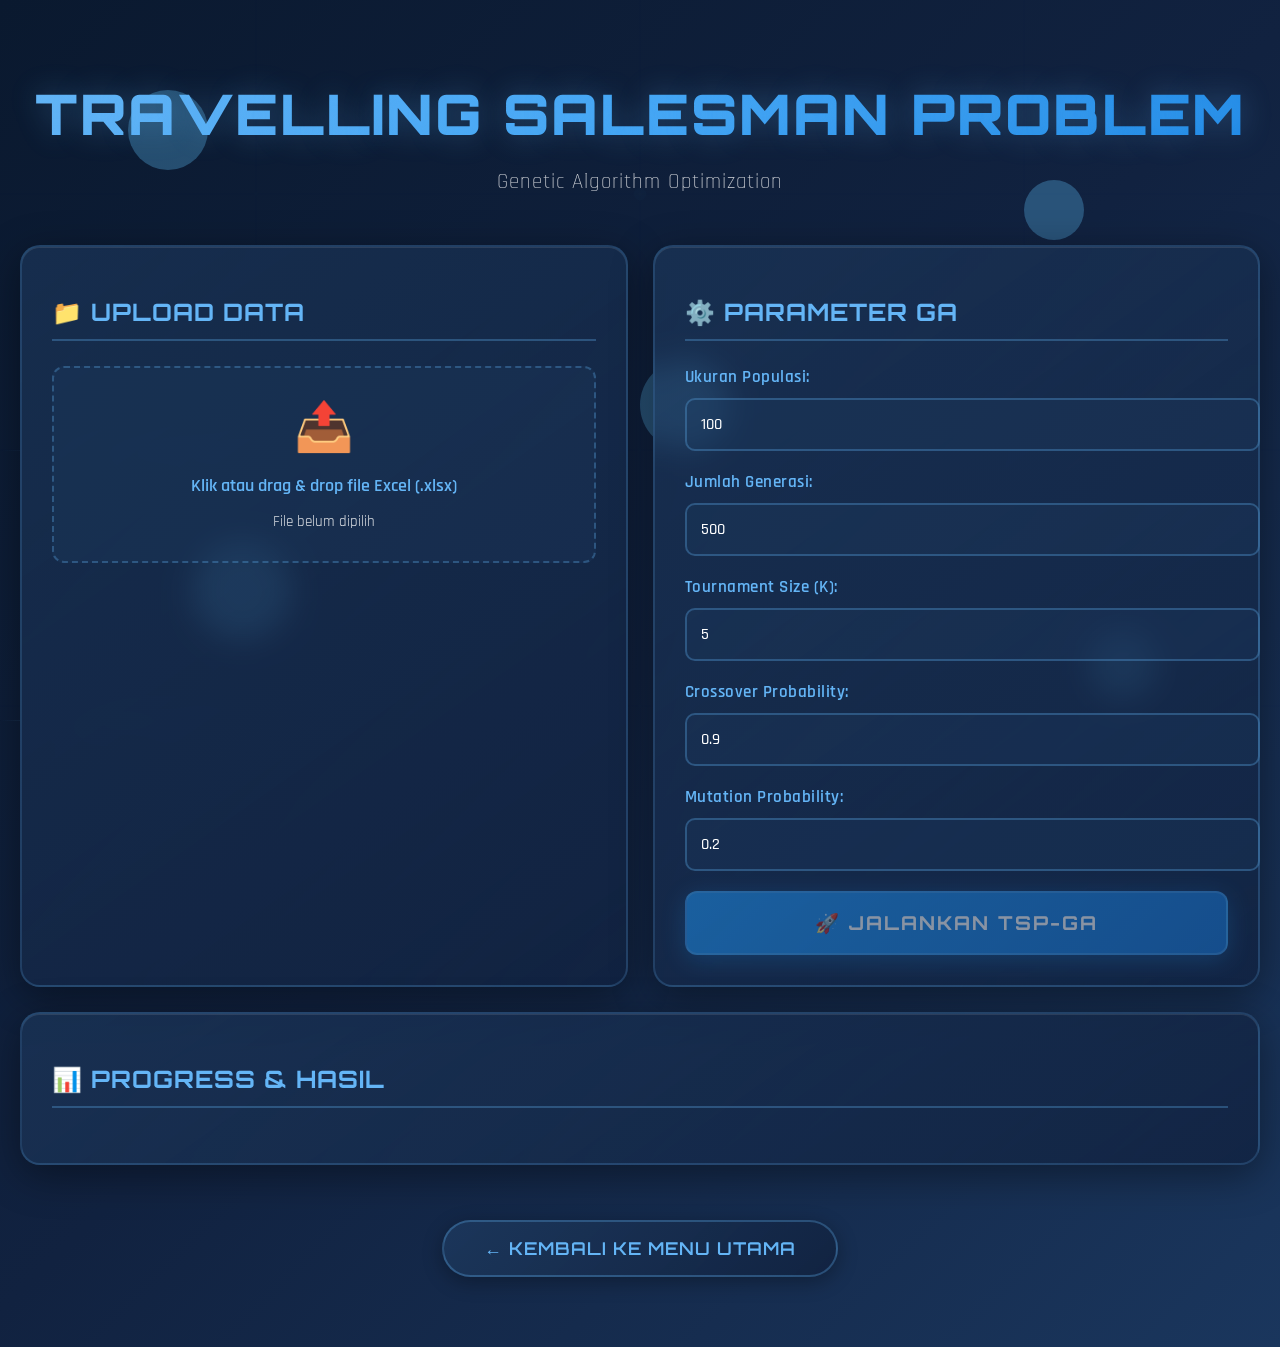
<file: templates/tugas3.html>
<!DOCTYPE html>
<html lang="id">
<head>
    <meta charset="UTF-8">
    <meta name="viewport" content="width=device-width, initial-scale=1.0">
    <title>Tugas 3 - TSP Genetic Algorithm</title>
    <link rel="preconnect" href="https://fonts.googleapis.com">
    <link rel="preconnect" href="https://fonts.gstatic.com" crossorigin>
    <link href="https://fonts.googleapis.com/css2?family=Orbitron:wght@400;700;900&family=Rajdhani:wght@300;400;600;700&display=swap" rel="stylesheet">
    <style>
        body {
            font-family: 'Rajdhani', sans-serif;
            margin: 0;
            padding: 0;
            background: linear-gradient(135deg, #0a192f 0%, #112240 50%, #1a365d 100%);
            min-height: 100vh;
            overflow-x: hidden;
        }

        .particles {
            position: fixed;
            top: 0;
            left: 0;
            width: 100%;
            height: 100%;
            z-index: 0;
            pointer-events: none;
        }

        .particle {
            position: absolute;
            background: rgba(100, 200, 255, 0.3);
            border-radius: 50%;
            animation: float 15s infinite ease-in-out;
        }

        .particle:nth-child(1) { width: 80px; height: 80px; top: 10%; left: 10%; animation-delay: 0s; }
        .particle:nth-child(2) { width: 60px; height: 60px; top: 20%; left: 80%; animation-delay: 2s; }
        .particle:nth-child(3) { width: 100px; height: 100px; top: 60%; left: 15%; animation-delay: 4s; }
        .particle:nth-child(4) { width: 70px; height: 70px; top: 70%; left: 85%; animation-delay: 6s; }
        .particle:nth-child(5) { width: 90px; height: 90px; top: 40%; left: 50%; animation-delay: 3s; }

        @keyframes float {
            0%, 100% { transform: translateY(0) rotate(0deg); opacity: 0.3; }
            50% { transform: translateY(-30px) rotate(180deg); opacity: 0.6; }
        }

        .circuit-lines {
            position: fixed;
            top: 0;
            left: 0;
            width: 100%;
            height: 100%;
            z-index: 0;
            opacity: 0.05;
            pointer-events: none;
        }

        .circuit-lines svg {
            width: 100%;
            height: 100%;
        }

        .glow-line {
            position: fixed;
            height: 1px;
            background: linear-gradient(90deg, transparent, rgba(100, 181, 246, 0.5), transparent);
            z-index: 0;
            animation: slideRight 8s infinite;
        }

        .glow-line:nth-child(1) { top: 20%; width: 300px; animation-delay: 0s; }
        .glow-line:nth-child(2) { top: 50%; width: 400px; animation-delay: 3s; }
        .glow-line:nth-child(3) { top: 80%; width: 250px; animation-delay: 6s; }

        @keyframes slideRight {
            0% { left: -400px; }
            100% { left: 100%; }
        }

        .tsp-container {
            position: relative;
            z-index: 1;
            max-width: 1400px;
            margin: 0 auto;
            padding: 40px 20px;
        }

        .tsp-header {
            text-align: center;
            color: white;
            margin-bottom: 50px;
            animation: fadeInDown 1s ease;
        }

        .tsp-header h1 {
            font-family: 'Orbitron', sans-serif;
            font-size: 3.5em;
            font-weight: 900;
            background: linear-gradient(135deg, #64b5f6 0%, #42a5f5 50%, #1e88e5 100%);
            -webkit-background-clip: text;
            -webkit-text-fill-color: transparent;
            background-clip: text;
            margin-bottom: 15px;
            text-shadow: 0 0 30px rgba(100, 181, 246, 0.3);
            letter-spacing: 2px;
        }

        .tsp-header p {
            font-size: 1.3em;
            color: rgba(255, 255, 255, 0.8);
            font-weight: 300;
            letter-spacing: 1px;
        }

        .main-grid {
            display: grid;
            grid-template-columns: 1fr 1fr;
            gap: 25px;
            margin-bottom: 25px;
        }

        .card-tsp {
            background: linear-gradient(145deg, rgba(30, 58, 95, 0.6) 0%, rgba(17, 34, 64, 0.8) 100%);
            backdrop-filter: blur(15px);
            border: 2px solid rgba(100, 181, 246, 0.2);
            border-radius: 20px;
            padding: 30px;
            box-shadow: 
                0 10px 40px rgba(0, 0, 0, 0.4),
                inset 0 1px 0 rgba(255, 255, 255, 0.1);
            animation: fadeInUp 0.8s ease;
        }

        .card-tsp h2 {
            font-family: 'Orbitron', sans-serif;
            color: #64b5f6;
            margin-bottom: 25px;
            font-size: 1.5em;
            border-bottom: 2px solid rgba(100, 181, 246, 0.3);
            padding-bottom: 12px;
            font-weight: 700;
            letter-spacing: 1px;
        }

        .file-upload-area {
            border: 2px dashed rgba(100, 181, 246, 0.3);
            border-radius: 12px;
            padding: 30px;
            text-align: center;
            background: rgba(30, 58, 95, 0.3);
            transition: all 0.3s ease;
            cursor: pointer;
        }

        .file-upload-area:hover {
            border-color: rgba(100, 181, 246, 0.6);
            background: rgba(30, 58, 95, 0.5);
        }

        .file-upload-area.dragover {
            border-color: #64b5f6;
            background: rgba(100, 181, 246, 0.1);
        }

        .upload-icon {
            font-size: 3em;
            margin-bottom: 15px;
        }

        .file-input {
            display: none;
        }

        .upload-label {
            color: #64b5f6;
            font-weight: 600;
            font-size: 1.1em;
            cursor: pointer;
        }

        .file-info {
            margin-top: 15px;
            color: rgba(255, 255, 255, 0.8);
            font-size: 0.95em;
        }

        .control-group {
            margin-bottom: 20px;
        }

        .control-group label {
            display: block;
            margin-bottom: 10px;
            color: #64b5f6;
            font-weight: 600;
            font-size: 1.05em;
            letter-spacing: 0.5px;
        }

        .control-group input {
            width: 100%;
            padding: 14px;
            border: 2px solid rgba(100, 181, 246, 0.3);
            border-radius: 10px;
            font-size: 1em;
            background: rgba(30, 58, 95, 0.3);
            color: white;
            transition: all 0.3s ease;
            font-family: 'Rajdhani', sans-serif;
            font-weight: 500;
        }

        .control-group input:focus {
            outline: none;
            border-color: #64b5f6;
            background: rgba(30, 58, 95, 0.5);
            box-shadow: 0 0 20px rgba(100, 181, 246, 0.2);
        }

        .btn {
            width: 100%;
            padding: 18px;
            font-size: 1.2em;
            font-weight: 700;
            border: none;
            border-radius: 12px;
            cursor: pointer;
            transition: all 0.3s ease;
            text-transform: uppercase;
            letter-spacing: 2px;
            font-family: 'Orbitron', sans-serif;
        }

        .btn-primary {
            background: linear-gradient(135deg, #2196f3 0%, #1976d2 100%);
            color: white;
            border: 2px solid rgba(100, 181, 246, 0.4);
            box-shadow: 0 5px 25px rgba(33, 150, 243, 0.4);
        }

        .btn-primary:hover:not(:disabled) {
            transform: translateY(-3px);
            box-shadow: 0 10px 35px rgba(33, 150, 243, 0.6);
            border-color: rgba(100, 181, 246, 0.7);
        }

        .btn-primary:disabled {
            opacity: 0.5;
            cursor: not-allowed;
        }

        .results-section {
            grid-column: 1 / -1;
        }

        .progress-section {
            background: rgba(10, 25, 47, 0.6);
            border: 2px solid rgba(100, 181, 246, 0.2);
            border-radius: 12px;
            padding: 25px;
            margin-bottom: 25px;
            display: none;
        }

        .progress-section.show {
            display: block;
        }

        .progress-bar-container {
            background: rgba(30, 58, 95, 0.5);
            border-radius: 10px;
            height: 30px;
            overflow: hidden;
            margin: 15px 0;
        }

        .progress-bar {
            background: linear-gradient(135deg, #2196f3 0%, #1976d2 100%);
            height: 100%;
            width: 0%;
            transition: width 0.3s ease;
            display: flex;
            align-items: center;
            justify-content: center;
            color: white;
            font-weight: 600;
        }

        .generation-info {
            color: rgba(255, 255, 255, 0.9);
            font-size: 1.1em;
            text-align: center;
            margin-top: 10px;
        }

        .final-result {
            background: linear-gradient(135deg, #1e5a8e 0%, #2196f3 100%);
            color: white;
            padding: 40px;
            border-radius: 20px;
            text-align: center;
            display: none;
            border: 2px solid rgba(100, 181, 246, 0.4);
            box-shadow: 0 15px 50px rgba(33, 150, 243, 0.5);
        }

        .final-result.show {
            display: block;
            animation: bounceIn 0.8s ease;
        }

        .final-result h3 {
            font-family: 'Orbitron', sans-serif;
            font-size: 2.5em;
            margin-bottom: 30px;
            font-weight: 900;
            letter-spacing: 2px;
        }

        .route-display {
            background: rgba(255,255,255,0.15);
            padding: 25px;
            border-radius: 12px;
            margin: 20px 0;
            border: 2px solid rgba(255, 255, 255, 0.3);
        }

        .route-display h4 {
            font-family: 'Orbitron', sans-serif;
            margin-bottom: 15px;
            font-size: 1.3em;
        }

        .route-text {
            font-size: 1.1em;
            line-height: 1.8;
            word-wrap: break-word;
        }

        .distance-display {
            font-size: 2em;
            font-weight: 900;
            margin: 20px 0;
            color: white;
            font-family: 'Orbitron', sans-serif;
        }

        .loading {
            text-align: center;
            padding: 30px;
            display: none;
            color: white;
        }

        .loading.show {
            display: block;
        }

        .spinner {
            border: 4px solid rgba(100, 181, 246, 0.2);
            border-top: 4px solid #64b5f6;
            border-radius: 50%;
            width: 60px;
            height: 60px;
            animation: spin 1s linear infinite;
            margin: 0 auto 15px;
        }

        @keyframes spin {
            0% { transform: rotate(0deg); }
            100% { transform: rotate(360deg); }
        }

        .error-message {
            background: linear-gradient(135deg, #d32f2f 0%, #f44336 100%);
            color: white;
            padding: 18px;
            border-radius: 10px;
            margin-top: 15px;
            display: none;
            border: 2px solid rgba(255, 255, 255, 0.3);
            font-weight: 600;
        }

        .error-message.show {
            display: block;
            animation: shake 0.5s ease;
        }

        .back-button {
            display: inline-block;
            margin: 30px auto;
            padding: 15px 40px;
            background: linear-gradient(135deg, rgba(30, 58, 95, 0.8) 0%, rgba(17, 34, 64, 0.9) 100%);
            backdrop-filter: blur(10px);
            color: #64b5f6;
            border: 2px solid rgba(100, 181, 246, 0.3);
            border-radius: 50px;
            text-decoration: none;
            font-family: 'Orbitron', sans-serif;
            font-weight: 600;
            font-size: 1.1em;
            transition: all 0.3s ease;
            box-shadow: 0 5px 20px rgba(0, 0, 0, 0.3);
            letter-spacing: 1px;
        }

        .back-button:hover {
            transform: translateY(-3px);
            border-color: rgba(100, 181, 246, 0.6);
            box-shadow: 0 10px 30px rgba(100, 181, 246, 0.3);
            color: white;
        }

        @keyframes fadeInDown {
            from { opacity: 0; transform: translateY(-30px); }
            to { opacity: 1; transform: translateY(0); }
        }

        @keyframes fadeInUp {
            from { opacity: 0; transform: translateY(30px); }
            to { opacity: 1; transform: translateY(0); }
        }

        @keyframes bounceIn {
            0% { opacity: 0; transform: scale(0.3); }
            50% { transform: scale(1.05); }
            100% { opacity: 1; transform: scale(1); }
        }

        @keyframes shake {
            0%, 100% { transform: translateX(0); }
            25% { transform: translateX(-10px); }
            75% { transform: translateX(10px); }
        }

        @media (max-width: 768px) {
            .main-grid {
                grid-template-columns: 1fr;
            }

            .tsp-header h1 {
                font-size: 2.2em;
            }
        }
    </style>
</head>
<body>
    <!-- Animated Background Elements -->
    <div class="particles">
        <div class="particle"></div>
        <div class="particle"></div>
        <div class="particle"></div>
        <div class="particle"></div>
        <div class="particle"></div>
    </div>

    <div class="glow-line"></div>
    <div class="glow-line"></div>
    <div class="glow-line"></div>

    <!-- Circuit Lines Background -->
    <div class="circuit-lines">
        <svg viewBox="0 0 1000 1000" preserveAspectRatio="xMidYMid slice">
            <line x1="0" y1="100" x2="1000" y2="100" stroke="rgba(100, 181, 246, 0.1)" stroke-width="2"/>
            <line x1="0" y1="300" x2="1000" y2="300" stroke="rgba(100, 181, 246, 0.1)" stroke-width="2"/>
            <line x1="0" y1="500" x2="1000" y2="500" stroke="rgba(100, 181, 246, 0.1)" stroke-width="2"/>
            <line x1="0" y1="700" x2="1000" y2="700" stroke="rgba(100, 181, 246, 0.1)" stroke-width="2"/>
            <line x1="200" y1="0" x2="200" y2="1000" stroke="rgba(100, 181, 246, 0.1)" stroke-width="2"/>
            <line x1="500" y1="0" x2="500" y2="1000" stroke="rgba(100, 181, 246, 0.1)" stroke-width="2"/>
            <line x1="800" y1="0" x2="800" y2="1000" stroke="rgba(100, 181, 246, 0.1)" stroke-width="2"/>
            <circle cx="200" cy="100" r="5" fill="rgba(100, 181, 246, 0.3)"/>
            <circle cx="500" cy="300" r="5" fill="rgba(100, 181, 246, 0.3)"/>
            <circle cx="800" cy="500" r="5" fill="rgba(100, 181, 246, 0.3)"/>
            <circle cx="200" cy="700" r="5" fill="rgba(100, 181, 246, 0.3)"/>
        </svg>
    </div>

    <div class="tsp-container">
        <div class="tsp-header">
            <h1>TRAVELLING SALESMAN PROBLEM</h1>
            <p>Genetic Algorithm Optimization</p>
        </div>

        <div class="main-grid">
            <div class="card-tsp">
                <h2>📁 UPLOAD DATA</h2>
                <div class="file-upload-area" id="uploadArea">
                    <div class="upload-icon">📤</div>
                    <label for="fileInput" class="upload-label">
                        Klik atau drag & drop file Excel (.xlsx)
                    </label>
                    <input type="file" id="fileInput" class="file-input" accept=".xlsx">
                    <div class="file-info" id="fileInfo">
                        File belum dipilih
                    </div>
                </div>
            </div>

            <div class="card-tsp">
                <h2>⚙️ PARAMETER GA</h2>
                <div class="control-group">
                    <label for="popSize">Ukuran Populasi:</label>
                    <input type="number" id="popSize" value="100" min="10" max="500">
                </div>
                <div class="control-group">
                    <label for="generations">Jumlah Generasi:</label>
                    <input type="number" id="generations" value="500" min="10" max="2000">
                </div>
                <div class="control-group">
                    <label for="tournamentK">Tournament Size (K):</label>
                    <input type="number" id="tournamentK" value="5" min="2" max="20">
                </div>
                <div class="control-group">
                    <label for="crossoverProb">Crossover Probability:</label>
                    <input type="number" id="crossoverProb" value="0.9" min="0" max="1" step="0.1">
                </div>
                <div class="control-group">
                    <label for="mutationProb">Mutation Probability:</label>
                    <input type="number" id="mutationProb" value="0.2" min="0" max="1" step="0.1">
                </div>
                <button class="btn btn-primary" id="runBtn" disabled>🚀 JALANKAN TSP-GA</button>
                <div class="error-message" id="errorMessage"></div>
            </div>

            <div class="card-tsp results-section">
                <h2>📊 PROGRESS & HASIL</h2>
                <div class="loading" id="loading">
                    <div class="spinner"></div>
                    <p>Menjalankan algoritma TSP-GA...</p>
                </div>
                
                <div class="progress-section" id="progressSection">
                    <h3 style="color: #64b5f6; font-family: 'Orbitron', sans-serif; margin-bottom: 15px;">Evolusi Berlangsung...</h3>
                    <div class="progress-bar-container">
                        <div class="progress-bar" id="progressBar">0%</div>
                    </div>
                    <div class="generation-info" id="generationInfo">Generasi 0 / 500</div>
                </div>

                <div class="final-result" id="finalResult">
                    <h3>🏆 RUTE OPTIMAL DITEMUKAN!</h3>
                    <div class="distance-display">
                        Jarak Total: <span id="finalDistance">-</span> km
                    </div>
                    <div class="route-display">
                        <h4>🛣️ Rute Perjalanan:</h4>
                        <div class="route-text" id="routeText">-</div>
                    </div>
                </div>
            </div>
        </div>

        <div style="text-align: center;">
            <a href="{{ url_for('index') }}" class="back-button">← KEMBALI KE MENU UTAMA</a>
        </div>
    </div>

    <script>
        let selectedFile = null;

        // File upload handling
        const fileInput = document.getElementById('fileInput');
        const uploadArea = document.getElementById('uploadArea');
        const fileInfo = document.getElementById('fileInfo');
        const runBtn = document.getElementById('runBtn');

        fileInput.addEventListener('change', (e) => {
            if (e.target.files.length > 0) {
                selectedFile = e.target.files[0];
                fileInfo.textContent = `File terpilih: ${selectedFile.name}`;
                runBtn.disabled = false;
            }
        });

        // Drag & drop
        uploadArea.addEventListener('dragover', (e) => {
            e.preventDefault();
            uploadArea.classList.add('dragover');
        });

        uploadArea.addEventListener('dragleave', () => {
            uploadArea.classList.remove('dragover');
        });

        uploadArea.addEventListener('drop', (e) => {
            e.preventDefault();
            uploadArea.classList.remove('dragover');
            if (e.dataTransfer.files.length > 0) {
                selectedFile = e.dataTransfer.files[0];
                fileInput.files = e.dataTransfer.files;
                fileInfo.textContent = `File terpilih: ${selectedFile.name}`;
                runBtn.disabled = false;
            }
        });

        uploadArea.addEventListener('click', () => {
            fileInput.click();
        });

        // Run TSP-GA
        runBtn.addEventListener('click', async () => {
            if (!selectedFile) return;

            const popSize = parseInt(document.getElementById('popSize').value);
            const generations = parseInt(document.getElementById('generations').value);
            const tournamentK = parseInt(document.getElementById('tournamentK').value);
            const crossoverProb = parseFloat(document.getElementById('crossoverProb').value);
            const mutationProb = parseFloat(document.getElementById('mutationProb').value);

            const loading = document.getElementById('loading');
            const progressSection = document.getElementById('progressSection');
            const finalResult = document.getElementById('finalResult');
            const errorMessage = document.getElementById('errorMessage');

            runBtn.disabled = true;
            loading.classList.add('show');
            progressSection.classList.remove('show');
            finalResult.classList.remove('show');
            errorMessage.classList.remove('show');

            try {
                const formData = new FormData();
                formData.append('file', selectedFile);
                formData.append('pop_size', popSize);
                formData.append('generations', generations);
                formData.append('tournament_k', tournamentK);
                formData.append('crossover_prob', crossoverProb);
                formData.append('mutation_prob', mutationProb);

                const response = await fetch('/api/run_tsp', {
                    method: 'POST',
                    body: formData
                });

                if (!response.ok) {
                    throw new Error('Server error: ' + response.status);
                }

                const result = await response.json();

                loading.classList.remove('show');
                progressSection.classList.add('show');

                // Simulate progress animation
                let progress = 0;
                const progressBar = document.getElementById('progressBar');
                const generationInfo = document.getElementById('generationInfo');
                
                const interval = setInterval(() => {
                    progress += 2;
                    if (progress >= 100) {
                        progress = 100;
                        clearInterval(interval);
                        
                        // Show final result
                        setTimeout(() => {
                            progressSection.classList.remove('show');
                            finalResult.classList.add('show');
                            
                            document.getElementById('finalDistance').textContent = result.best_distance.toFixed(4);
                            document.getElementById('routeText').textContent = result.best_route.join(' → ');
                            
                            finalResult.scrollIntoView({behavior: 'smooth'});
                        }, 500);
                    }
                    progressBar.style.width = progress + '%';
                    progressBar.textContent = progress + '%';
                    generationInfo.textContent = `Generasi ${Math.floor(progress * generations / 100)} / ${generations}`;
                }, 50);

            } catch (error) {
                console.error('Error:', error);
                loading.classList.remove('show');
                errorMessage.textContent = '❌ Gagal menjalankan TSP-GA: ' + error.message;
                errorMessage.classList.add('show');
            } finally {
                runBtn.disabled = false;
            }
        });
    </script>
</body>
</html>
</file>
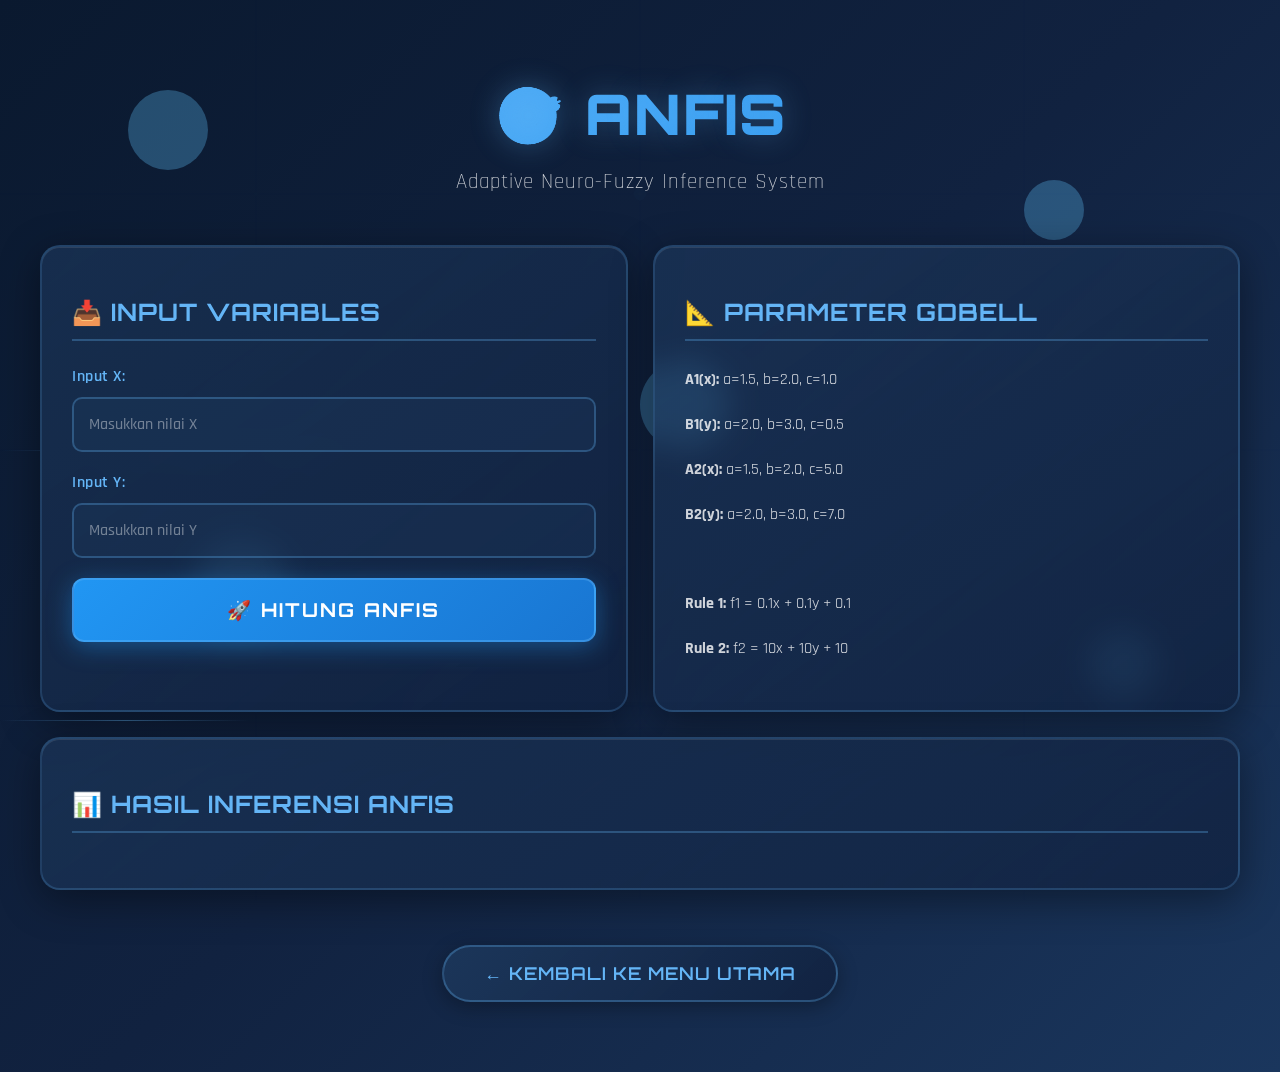
<file: templates/tugas4.html>
<!DOCTYPE html>
<html lang="id">
<head>
    <meta charset="UTF-8">
    <meta name="viewport" content="width=device-width, initial-scale=1.0">
    <title>Tugas 4 - ANFIS</title>
    <link rel="preconnect" href="https://fonts.googleapis.com">
    <link rel="preconnect" href="https://fonts.gstatic.com" crossorigin>
    <link href="https://fonts.googleapis.com/css2?family=Orbitron:wght@400;700;900&family=Rajdhani:wght@300;400;600;700&display=swap" rel="stylesheet">
    <style>
        body {
            font-family: 'Rajdhani', sans-serif;
            margin: 0;
            padding: 0;
            background: linear-gradient(135deg, #0a192f 0%, #112240 50%, #1a365d 100%);
            min-height: 100vh;
            overflow-x: hidden;
        }

        .particles {
            position: fixed;
            top: 0;
            left: 0;
            width: 100%;
            height: 100%;
            z-index: 0;
            pointer-events: none;
        }

        .particle {
            position: absolute;
            background: rgba(100, 200, 255, 0.3);
            border-radius: 50%;
            animation: float 15s infinite ease-in-out;
        }

        .particle:nth-child(1) { width: 80px; height: 80px; top: 10%; left: 10%; animation-delay: 0s; }
        .particle:nth-child(2) { width: 60px; height: 60px; top: 20%; left: 80%; animation-delay: 2s; }
        .particle:nth-child(3) { width: 100px; height: 100px; top: 60%; left: 15%; animation-delay: 4s; }
        .particle:nth-child(4) { width: 70px; height: 70px; top: 70%; left: 85%; animation-delay: 6s; }
        .particle:nth-child(5) { width: 90px; height: 90px; top: 40%; left: 50%; animation-delay: 3s; }

        @keyframes float {
            0%, 100% { transform: translateY(0) rotate(0deg); opacity: 0.3; }
            50% { transform: translateY(-30px) rotate(180deg); opacity: 0.6; }
        }

        .circuit-lines {
            position: fixed;
            top: 0;
            left: 0;
            width: 100%;
            height: 100%;
            z-index: 0;
            opacity: 0.05;
            pointer-events: none;
        }

        .circuit-lines svg {
            width: 100%;
            height: 100%;
        }

        .glow-line {
            position: fixed;
            height: 1px;
            background: linear-gradient(90deg, transparent, rgba(100, 181, 246, 0.5), transparent);
            z-index: 0;
            animation: slideRight 8s infinite;
        }

        .glow-line:nth-child(1) { top: 20%; width: 300px; animation-delay: 0s; }
        .glow-line:nth-child(2) { top: 50%; width: 400px; animation-delay: 3s; }
        .glow-line:nth-child(3) { top: 80%; width: 250px; animation-delay: 6s; }

        @keyframes slideRight {
            0% { left: -400px; }
            100% { left: 100%; }
        }

        .anfis-container {
            position: relative;
            z-index: 1;
            max-width: 1200px;
            margin: 0 auto;
            padding: 40px 20px;
        }

        .anfis-header {
            text-align: center;
            color: white;
            margin-bottom: 50px;
            animation: fadeInDown 1s ease;
        }

        .anfis-header h1 {
            font-family: 'Orbitron', sans-serif;
            font-size: 3.5em;
            font-weight: 900;
            background: linear-gradient(135deg, #64b5f6 0%, #42a5f5 50%, #1e88e5 100%);
            -webkit-background-clip: text;
            -webkit-text-fill-color: transparent;
            background-clip: text;
            margin-bottom: 15px;
            text-shadow: 0 0 30px rgba(100, 181, 246, 0.3);
            letter-spacing: 2px;
        }

        .anfis-header p {
            font-size: 1.3em;
            color: rgba(255, 255, 255, 0.8);
            font-weight: 300;
            letter-spacing: 1px;
        }

        .main-grid {
            display: grid;
            grid-template-columns: 1fr 1fr;
            gap: 25px;
            margin-bottom: 25px;
        }

        .card-anfis {
            background: linear-gradient(145deg, rgba(30, 58, 95, 0.6) 0%, rgba(17, 34, 64, 0.8) 100%);
            backdrop-filter: blur(15px);
            border: 2px solid rgba(100, 181, 246, 0.2);
            border-radius: 20px;
            padding: 30px;
            box-shadow: 
                0 10px 40px rgba(0, 0, 0, 0.4),
                inset 0 1px 0 rgba(255, 255, 255, 0.1);
            animation: fadeInUp 0.8s ease;
        }

        .card-anfis h2 {
            font-family: 'Orbitron', sans-serif;
            color: #64b5f6;
            margin-bottom: 25px;
            font-size: 1.5em;
            border-bottom: 2px solid rgba(100, 181, 246, 0.3);
            padding-bottom: 12px;
            font-weight: 700;
            letter-spacing: 1px;
        }

        .input-group {
            margin-bottom: 20px;
        }

        .input-group label {
            display: block;
            margin-bottom: 10px;
            color: #64b5f6;
            font-weight: 600;
            font-size: 1em;
            letter-spacing: 0.5px;
        }

        .input-group input {
            width: 100%;
            padding: 15px;
            border: 2px solid rgba(100, 181, 246, 0.3);
            border-radius: 10px;
            font-size: 1em;
            background: rgba(30, 58, 95, 0.3);
            color: white;
            transition: all 0.3s ease;
            font-family: 'Rajdhani', sans-serif;
            font-weight: 500;
            box-sizing: border-box;
        }

        .input-group input::placeholder {
            color: rgba(255, 255, 255, 0.4);
        }

        .input-group input:focus {
            outline: none;
            border-color: #64b5f6;
            background: rgba(30, 58, 95, 0.5);
            box-shadow: 0 0 20px rgba(100, 181, 246, 0.2);
        }

        .btn {
            width: 100%;
            padding: 18px;
            font-size: 1.2em;
            font-weight: 700;
            border: none;
            border-radius: 12px;
            cursor: pointer;
            transition: all 0.3s ease;
            text-transform: uppercase;
            letter-spacing: 2px;
            font-family: 'Orbitron', sans-serif;
        }

        .btn-primary {
            background: linear-gradient(135deg, #2196f3 0%, #1976d2 100%);
            color: white;
            border: 2px solid rgba(100, 181, 246, 0.4);
            box-shadow: 0 5px 25px rgba(33, 150, 243, 0.4);
        }

        .btn-primary:hover {
            transform: translateY(-3px);
            box-shadow: 0 10px 35px rgba(33, 150, 243, 0.6);
            border-color: rgba(100, 181, 246, 0.7);
        }

        .results-section {
            grid-column: 1 / -1;
        }

        .result-layers {
            display: grid;
            grid-template-columns: 1fr;
            gap: 20px;
        }

        .layer-card {
            background: rgba(30, 58, 95, 0.4);
            border: 2px solid rgba(100, 181, 246, 0.3);
            border-radius: 12px;
            padding: 25px;
            display: none;
        }

        .layer-card.show {
            display: block;
            animation: slideIn 0.5s ease;
        }

        .layer-card h3 {
            font-family: 'Orbitron', sans-serif;
            color: #64b5f6;
            margin-bottom: 15px;
            font-size: 1.3em;
        }

        .layer-values {
            display: grid;
            grid-template-columns: repeat(auto-fit, minmax(200px, 1fr));
            gap: 15px;
            margin-top: 15px;
        }

        .value-box {
            background: rgba(100, 181, 246, 0.1);
            padding: 15px;
            border-radius: 8px;
            border: 1px solid rgba(100, 181, 246, 0.3);
        }

        .value-box label {
            display: block;
            color: rgba(255, 255, 255, 0.7);
            font-size: 0.9em;
            margin-bottom: 5px;
        }

        .value-box .value {
            color: white;
            font-size: 1.2em;
            font-weight: 600;
            font-family: 'Orbitron', sans-serif;
        }

        .final-output {
            background: linear-gradient(135deg, #1e5a8e 0%, #2196f3 100%);
            color: white;
            padding: 40px;
            border-radius: 20px;
            text-align: center;
            margin-top: 25px;
            display: none;
            border: 2px solid rgba(100, 181, 246, 0.4);
            box-shadow: 0 15px 50px rgba(33, 150, 243, 0.5);
        }

        .final-output.show {
            display: block;
            animation: bounceIn 0.8s ease;
        }

        .final-output h3 {
            font-family: 'Orbitron', sans-serif;
            font-size: 2em;
            margin-bottom: 20px;
            font-weight: 900;
        }

        .output-value {
            font-size: 3em;
            font-weight: 900;
            font-family: 'Orbitron', sans-serif;
            margin: 20px 0;
        }

        .error-message {
            background: linear-gradient(135deg, #d32f2f 0%, #f44336 100%);
            color: white;
            padding: 18px;
            border-radius: 10px;
            margin-top: 15px;
            display: none;
            border: 2px solid rgba(255, 255, 255, 0.3);
            font-weight: 600;
        }

        .error-message.show {
            display: block;
            animation: shake 0.5s ease;
        }

        .back-button {
            display: inline-block;
            margin: 30px auto;
            padding: 15px 40px;
            background: linear-gradient(135deg, rgba(30, 58, 95, 0.8) 0%, rgba(17, 34, 64, 0.9) 100%);
            backdrop-filter: blur(10px);
            color: #64b5f6;
            border: 2px solid rgba(100, 181, 246, 0.3);
            border-radius: 50px;
            text-decoration: none;
            font-family: 'Orbitron', sans-serif;
            font-weight: 600;
            font-size: 1.1em;
            transition: all 0.3s ease;
            box-shadow: 0 5px 20px rgba(0, 0, 0, 0.3);
            letter-spacing: 1px;
        }

        .back-button:hover {
            transform: translateY(-3px);
            border-color: rgba(100, 181, 246, 0.6);
            box-shadow: 0 10px 30px rgba(100, 181, 246, 0.3);
            color: white;
        }

        @keyframes fadeInDown {
            from { opacity: 0; transform: translateY(-30px); }
            to { opacity: 1; transform: translateY(0); }
        }

        @keyframes fadeInUp {
            from { opacity: 0; transform: translateY(30px); }
            to { opacity: 1; transform: translateY(0); }
        }

        @keyframes slideIn {
            from { opacity: 0; transform: translateX(-20px); }
            to { opacity: 1; transform: translateX(0); }
        }

        @keyframes bounceIn {
            0% { opacity: 0; transform: scale(0.3); }
            50% { transform: scale(1.05); }
            100% { opacity: 1; transform: scale(1); }
        }

        @keyframes shake {
            0%, 100% { transform: translateX(0); }
            25% { transform: translateX(-10px); }
            75% { transform: translateX(10px); }
        }

        @media (max-width: 768px) {
            .main-grid {
                grid-template-columns: 1fr;
            }

            .anfis-header h1 {
                font-size: 2.2em;
            }

            .layer-values {
                grid-template-columns: 1fr;
            }
        }
    </style>
</head>
<body>
    <!-- Animated Background Elements -->
    <div class="particles">
        <div class="particle"></div>
        <div class="particle"></div>
        <div class="particle"></div>
        <div class="particle"></div>
        <div class="particle"></div>
    </div>

    <div class="glow-line"></div>
    <div class="glow-line"></div>
    <div class="glow-line"></div>

    <!-- Circuit Lines Background -->
    <div class="circuit-lines">
        <svg viewBox="0 0 1000 1000" preserveAspectRatio="xMidYMid slice">
            <line x1="0" y1="100" x2="1000" y2="100" stroke="rgba(100, 181, 246, 0.1)" stroke-width="2"/>
            <line x1="0" y1="300" x2="1000" y2="300" stroke="rgba(100, 181, 246, 0.1)" stroke-width="2"/>
            <line x1="0" y1="500" x2="1000" y2="500" stroke="rgba(100, 181, 246, 0.1)" stroke-width="2"/>
            <line x1="0" y1="700" x2="1000" y2="700" stroke="rgba(100, 181, 246, 0.1)" stroke-width="2"/>
            <line x1="200" y1="0" x2="200" y2="1000" stroke="rgba(100, 181, 246, 0.1)" stroke-width="2"/>
            <line x1="500" y1="0" x2="500" y2="1000" stroke="rgba(100, 181, 246, 0.1)" stroke-width="2"/>
            <line x1="800" y1="0" x2="800" y2="1000" stroke="rgba(100, 181, 246, 0.1)" stroke-width="2"/>
            <circle cx="200" cy="100" r="5" fill="rgba(100, 181, 246, 0.3)"/>
            <circle cx="500" cy="300" r="5" fill="rgba(100, 181, 246, 0.3)"/>
            <circle cx="800" cy="500" r="5" fill="rgba(100, 181, 246, 0.3)"/>
            <circle cx="200" cy="700" r="5" fill="rgba(100, 181, 246, 0.3)"/>
        </svg>
    </div>

    <div class="anfis-container">
        <div class="anfis-header">
            <h1>🎯 ANFIS</h1>
            <p>Adaptive Neuro-Fuzzy Inference System</p>
        </div>

        <div class="main-grid">
            <div class="card-anfis">
                <h2>📥 INPUT VARIABLES</h2>
                <div class="input-group">
                    <label for="inputX">Input X:</label>
                    <input type="number" id="inputX" placeholder="Masukkan nilai X" step="0.01" value="">
                </div>
                <div class="input-group">
                    <label for="inputY">Input Y:</label>
                    <input type="number" id="inputY" placeholder="Masukkan nilai Y" step="0.01" value="">
                </div>
                <button class="btn btn-primary" id="runBtn">🚀 HITUNG ANFIS</button>
                <div class="error-message" id="errorMessage"></div>
            </div>

            <div class="card-anfis">
                <h2>📐 PARAMETER GDBELL</h2>
                <div style="color: rgba(255, 255, 255, 0.8); line-height: 1.8;">
                    <p><strong>A1(x):</strong> a=1.5, b=2.0, c=1.0</p>
                    <p><strong>B1(y):</strong> a=2.0, b=3.0, c=0.5</p>
                    <p><strong>A2(x):</strong> a=1.5, b=2.0, c=5.0</p>
                    <p><strong>B2(y):</strong> a=2.0, b=3.0, c=7.0</p>
                    <br>
                    <p><strong>Rule 1:</strong> f1 = 0.1x + 0.1y + 0.1</p>
                    <p><strong>Rule 2:</strong> f2 = 10x + 10y + 10</p>
                </div>
            </div>

            <div class="card-anfis results-section">
                <h2>📊 HASIL INFERENSI ANFIS</h2>
                
                <div class="result-layers">
                    <!-- Layer 1: Membership -->
                    <div class="layer-card" id="layer1">
                        <h3>Layer 1: Nilai Keanggotaan (Fuzzifikasi)</h3>
                        <div class="layer-values">
                            <div class="value-box">
                                <label>A1(x)</label>
                                <div class="value" id="valA1">-</div>
                            </div>
                            <div class="value-box">
                                <label>B1(y)</label>
                                <div class="value" id="valB1">-</div>
                            </div>
                            <div class="value-box">
                                <label>A2(x)</label>
                                <div class="value" id="valA2">-</div>
                            </div>
                            <div class="value-box">
                                <label>B2(y)</label>
                                <div class="value" id="valB2">-</div>
                            </div>
                        </div>
                    </div>

                    <!-- Layer 2: Firing Strength -->
                    <div class="layer-card" id="layer2">
                        <h3>Layer 2: Firing Strength (wi)</h3>
                        <div class="layer-values">
                            <div class="value-box">
                                <label>w1 = A1 × B1</label>
                                <div class="value" id="valW1">-</div>
                            </div>
                            <div class="value-box">
                                <label>w2 = A2 × B2</label>
                                <div class="value" id="valW2">-</div>
                            </div>
                        </div>
                    </div>

                    <!-- Layer 3: Normalization -->
                    <div class="layer-card" id="layer3">
                        <h3>Layer 3: Normalized Firing Strength (Wi)</h3>
                        <div class="layer-values">
                            <div class="value-box">
                                <label>W1 = w1 / Σw</label>
                                <div class="value" id="valWN1">-</div>
                            </div>
                            <div class="value-box">
                                <label>W2 = w2 / Σw</label>
                                <div class="value" id="valWN2">-</div>
                            </div>
                        </div>
                    </div>

                    <!-- Layer 4: Sugeno Output -->
                    <div class="layer-card" id="layer4">
                        <h3>Layer 4: Output Sugeno (fi)</h3>
                        <div class="layer-values">
                            <div class="value-box">
                                <label>f1</label>
                                <div class="value" id="valF1">-</div>
                            </div>
                            <div class="value-box">
                                <label>f2</label>
                                <div class="value" id="valF2">-</div>
                            </div>
                        </div>
                    </div>

                    <!-- Layer 5: Weighted Output -->
                    <div class="layer-card" id="layer5">
                        <h3>Layer 5: Weighted Output (Wi × fi)</h3>
                        <div class="layer-values">
                            <div class="value-box">
                                <label>out1 = W1 × f1</label>
                                <div class="value" id="valOut1">-</div>
                            </div>
                            <div class="value-box">
                                <label>out2 = W2 × f2</label>
                                <div class="value" id="valOut2">-</div>
                            </div>
                        </div>
                    </div>
                </div>

                <!-- Final Output -->
                <div class="final-output" id="finalOutput">
                    <h3>🏆 OUTPUT FINAL ANFIS</h3>
                    <div class="output-value" id="outputValue">0.0000</div>
                    <p style="font-size: 1.1em; opacity: 0.9;">Total Output = out1 + out2</p>
                </div>
            </div>
        </div>

        <div style="text-align: center;">
            <a href="{{ url_for('index') }}" class="back-button">← KEMBALI KE MENU UTAMA</a>
        </div>
    </div>

    <script>
        document.getElementById('runBtn').addEventListener('click', async () => {
            const x = parseFloat(document.getElementById('inputX').value);
            const y = parseFloat(document.getElementById('inputY').value);
            const errorMessage = document.getElementById('errorMessage');

            // Reset
            errorMessage.classList.remove('show');
            document.querySelectorAll('.layer-card').forEach(el => el.classList.remove('show'));
            document.getElementById('finalOutput').classList.remove('show');

            // Validation
            if (isNaN(x) || isNaN(y)) {
                errorMessage.textContent = '❌ Mohon masukkan nilai X dan Y yang valid!';
                errorMessage.classList.add('show');
                return;
            }

            try {
                const response = await fetch('/api/run_anfis', {
                    method: 'POST',
                    headers: {
                        'Content-Type': 'application/json',
                    },
                    body: JSON.stringify({ x, y })
                });

                if (!response.ok) {
                    throw new Error('Server error: ' + response.status);
                }

                const result = await response.json();

                // Display results with animation delay
                setTimeout(() => {
                    // Layer 1
                    document.getElementById('valA1').textContent = result.A1.toFixed(6);
                    document.getElementById('valB1').textContent = result.B1.toFixed(6);
                    document.getElementById('valA2').textContent = result.A2.toFixed(6);
                    document.getElementById('valB2').textContent = result.B2.toFixed(6);
                    document.getElementById('layer1').classList.add('show');
                }, 100);

                setTimeout(() => {
                    // Layer 2
                    document.getElementById('valW1').textContent = result.w1.toFixed(6);
                    document.getElementById('valW2').textContent = result.w2.toFixed(6);
                    document.getElementById('layer2').classList.add('show');
                }, 300);

                setTimeout(() => {
                    // Layer 3
                    document.getElementById('valWN1').textContent = result.W1.toFixed(6);
                    document.getElementById('valWN2').textContent = result.W2.toFixed(6);
                    document.getElementById('layer3').classList.add('show');
                }, 500);

                setTimeout(() => {
                    // Layer 4
                    document.getElementById('valF1').textContent = result.f1.toFixed(6);
                    document.getElementById('valF2').textContent = result.f2.toFixed(6);
                    document.getElementById('layer4').classList.add('show');
                }, 700);

                setTimeout(() => {
                    // Layer 5
                    document.getElementById('valOut1').textContent = result.out1.toFixed(6);
                    document.getElementById('valOut2').textContent = result.out2.toFixed(6);
                    document.getElementById('layer5').classList.add('show');
                }, 900);

                setTimeout(() => {
                    // Final Output
                    document.getElementById('outputValue').textContent = result.final_output.toFixed(6);
                    document.getElementById('finalOutput').classList.add('show');
                    document.getElementById('finalOutput').scrollIntoView({ behavior: 'smooth' });
                }, 1100);

            } catch (error) {
                console.error('Error:', error);
                errorMessage.textContent = '❌ Gagal menjalankan ANFIS: ' + error.message;
                errorMessage.classList.add('show');
            }
        });
    </script>
</body>
</html>
</file>
